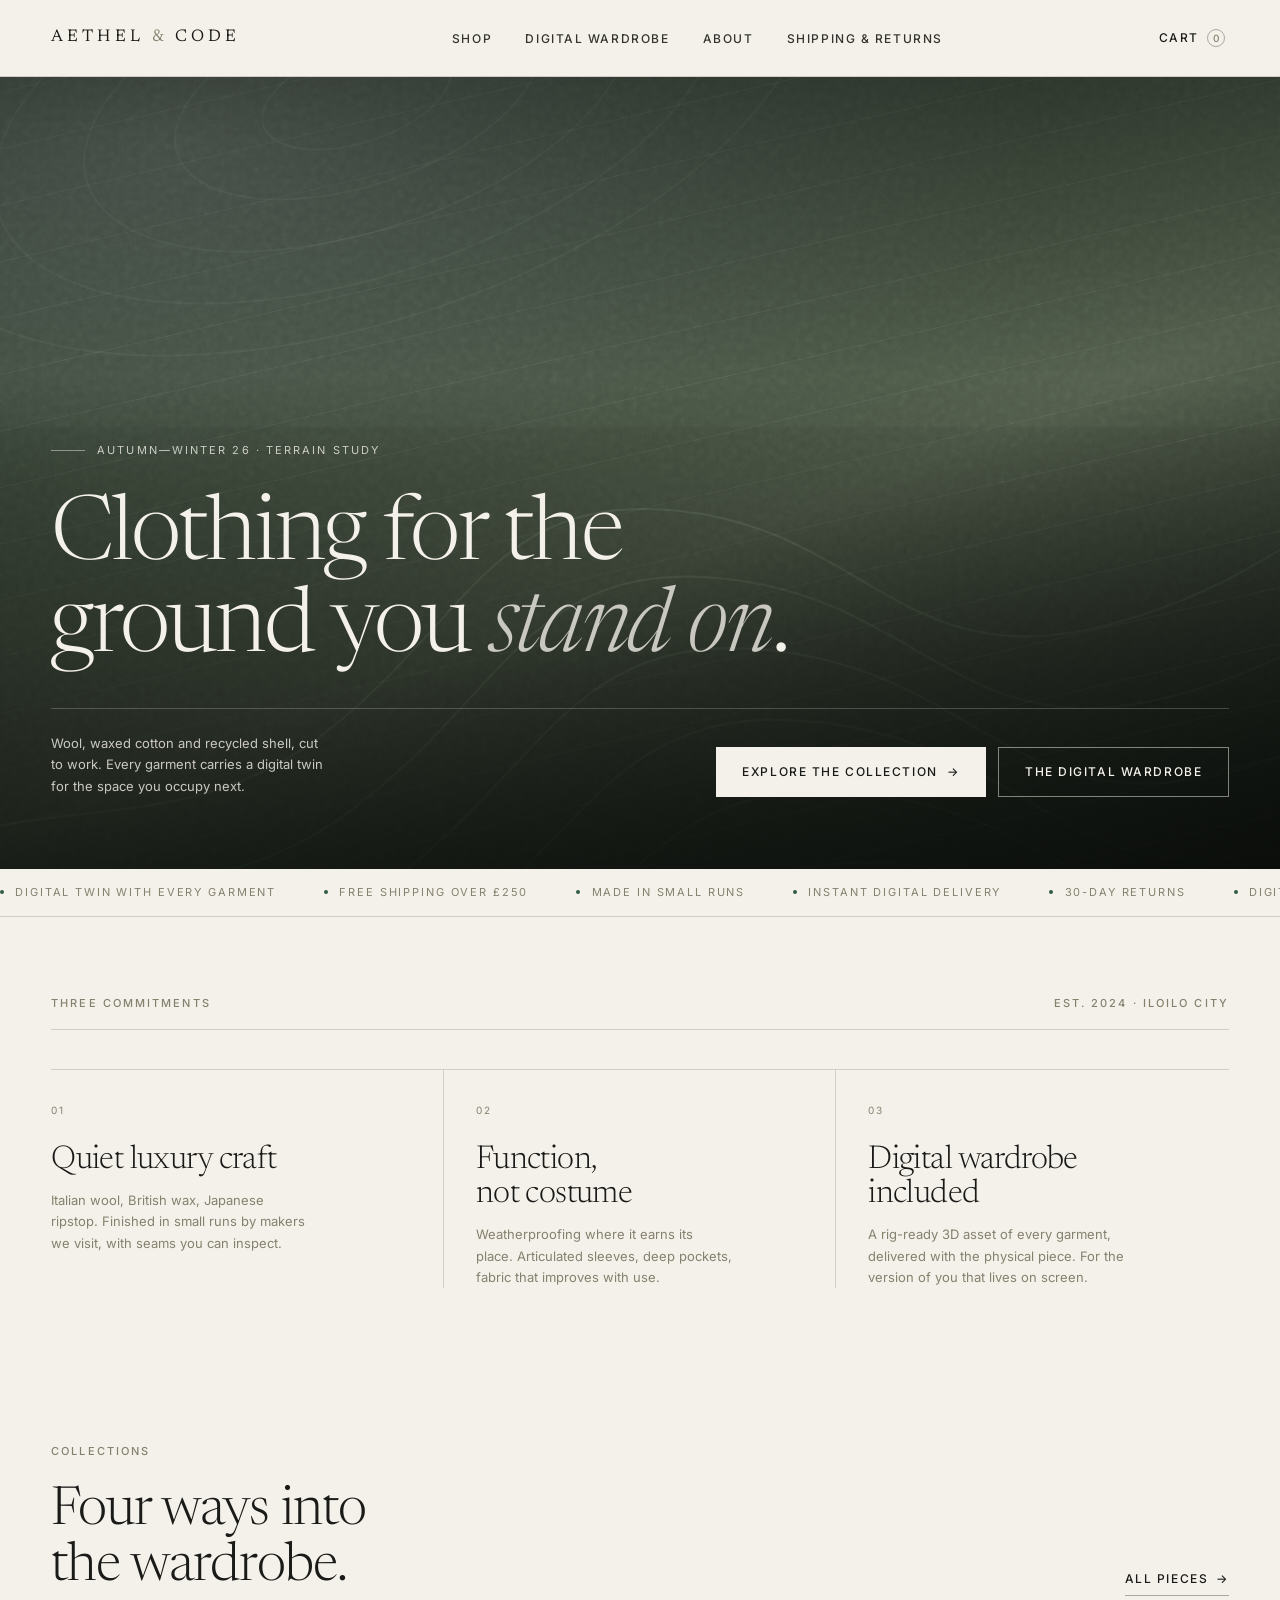
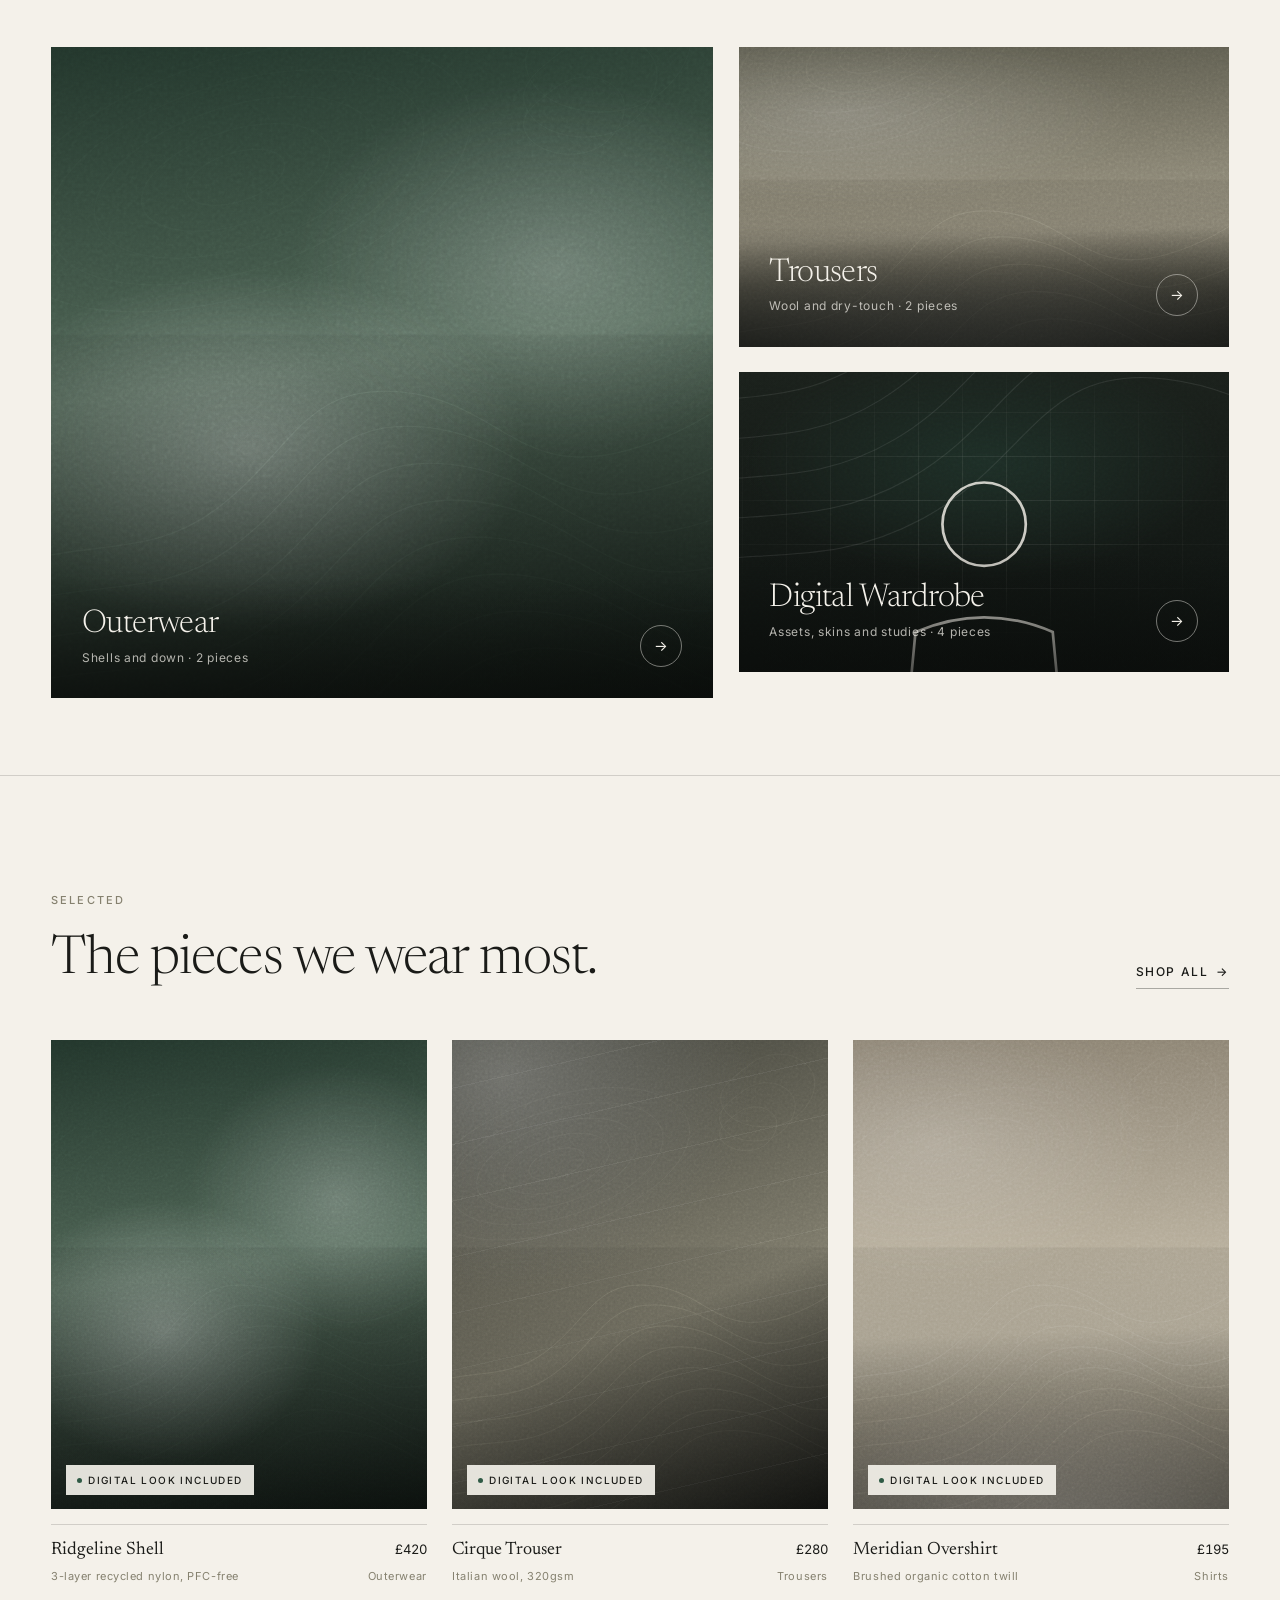
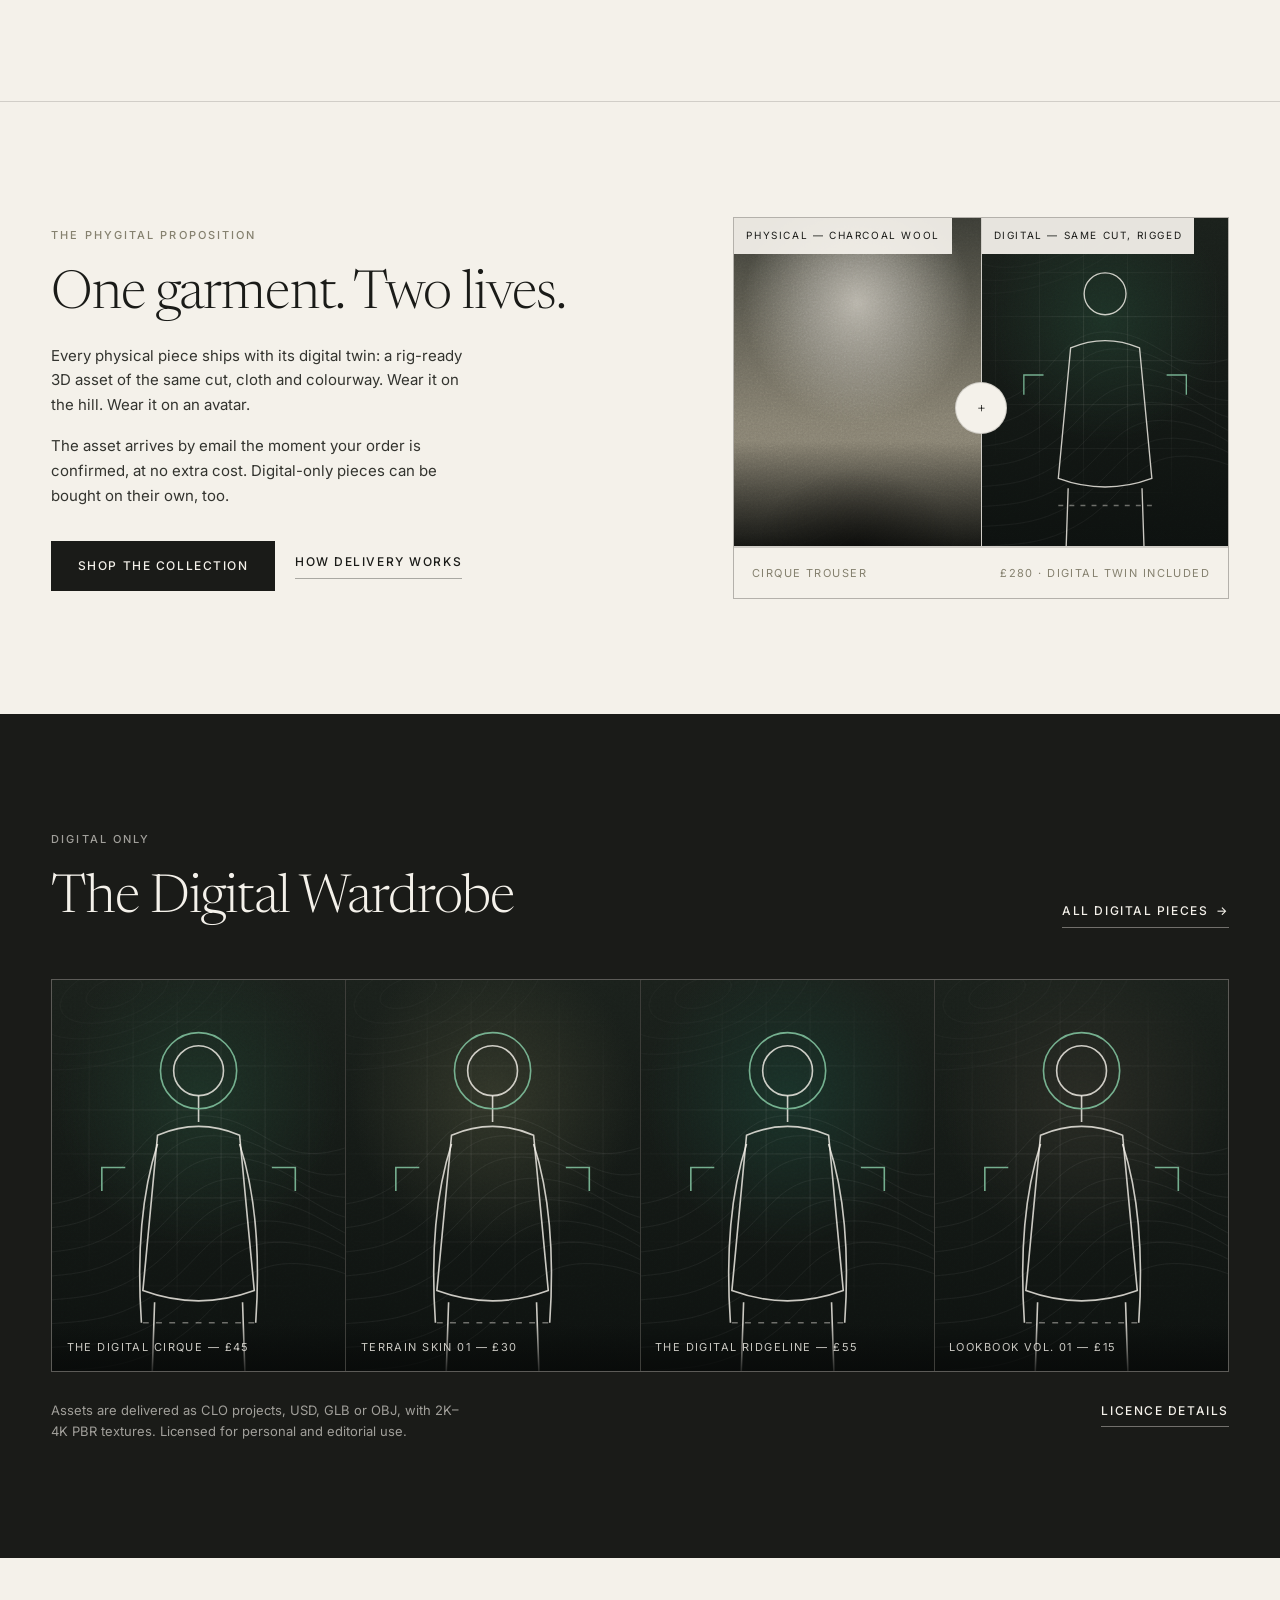
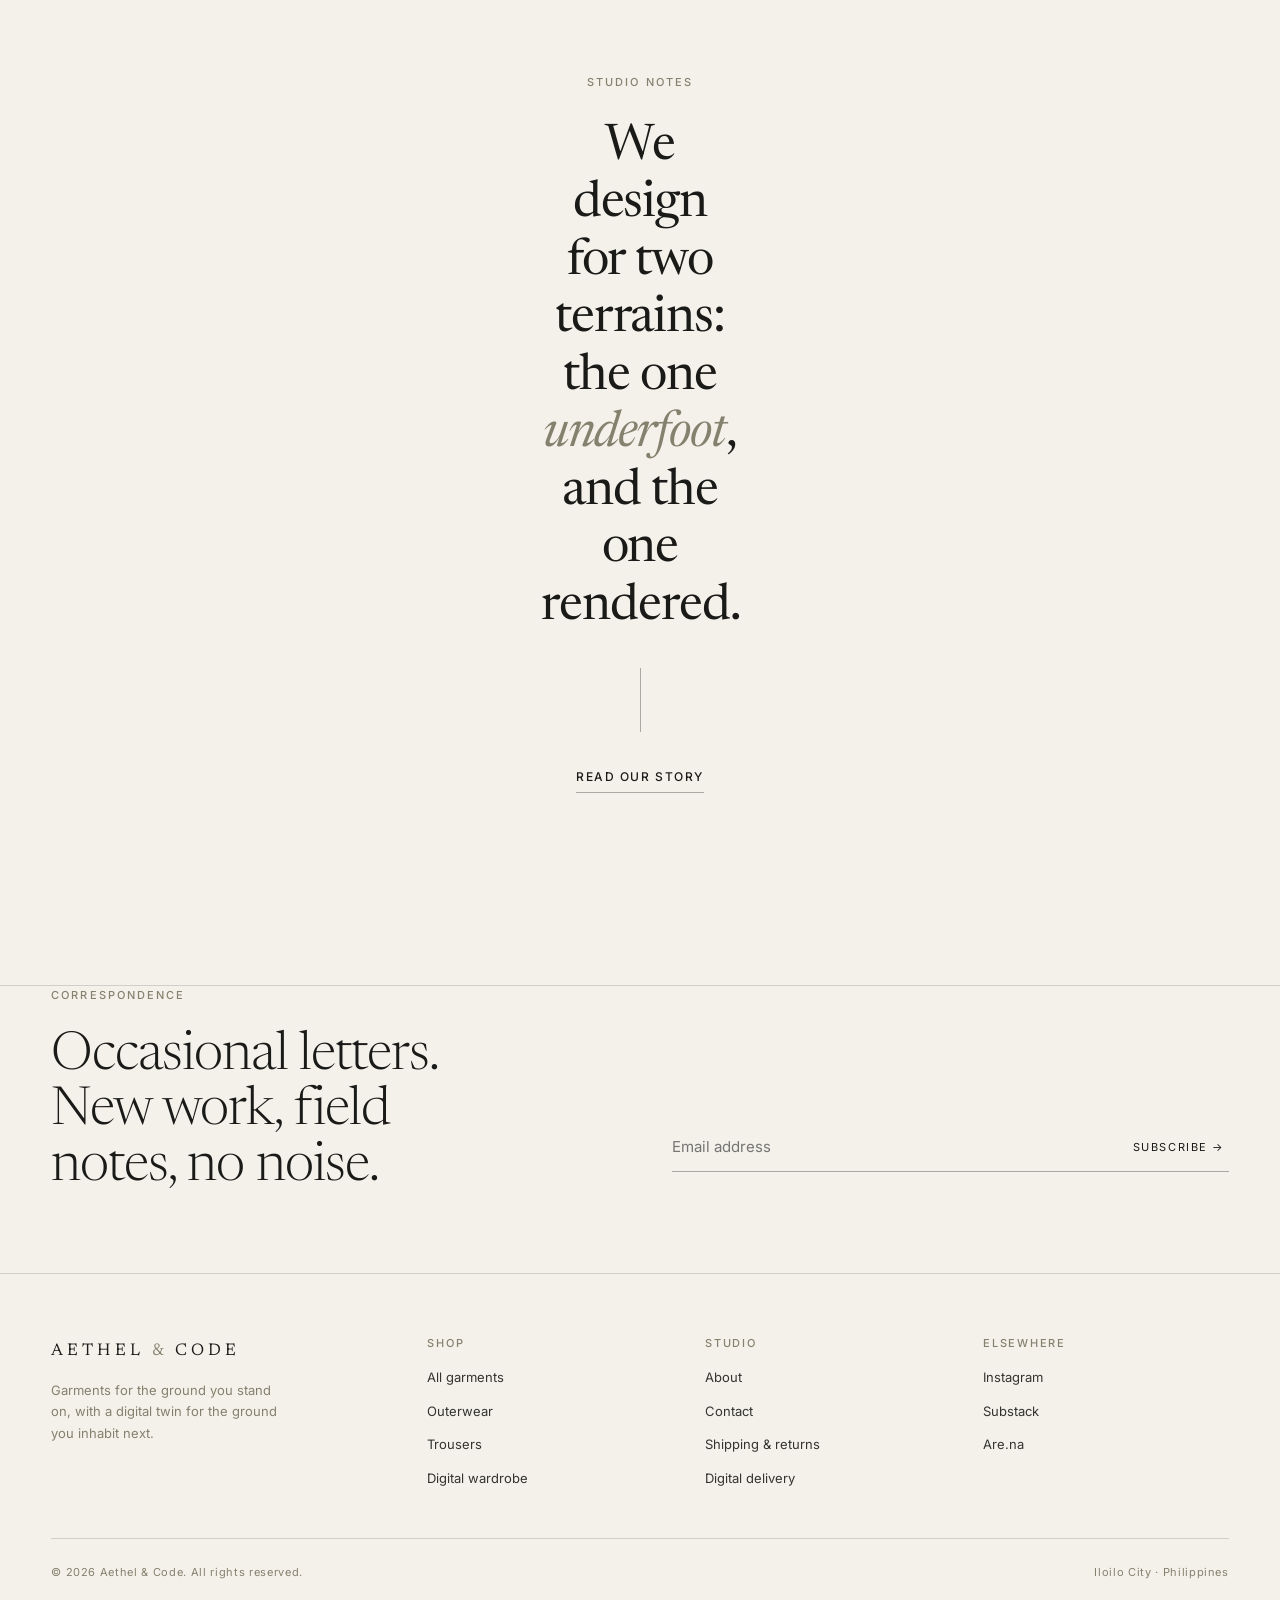
<file: index.html>
<!DOCTYPE html>
<html lang="en">
<head>
<meta charset="utf-8">
<meta name="viewport" content="width=device-width, initial-scale=1">
<title>Aethel &amp; Code — Clothing for the ground you stand on</title>
<meta name="description" content="Quiet, functional garments cut in wool, waxed cotton and recycled shell — each carrying a digital twin for the space you occupy next.">
<link rel="preconnect" href="https://fonts.googleapis.com">
<link rel="preconnect" href="https://fonts.gstatic.com" crossorigin>
<link rel="icon" href="data:image/svg+xml,%3Csvg xmlns='http://www.w3.org/2000/svg' viewBox='0 0 32 32'%3E%3Crect width='32' height='32' fill='%231a1b18'/%3E%3Cpath d='M9 23L16 9l7 14M12 19h8' stroke='%23f4f1ea' stroke-width='1.4' fill='none'/%3E%3C/svg%3E">
<meta name="theme-color" content="#f4f1ea">
<link rel="stylesheet" href="assets/css/site.css">
</head>
<body data-page="home">
<div data-chrome="header"></div>

<main id="main">

  <section class="hero" aria-labelledby="hero-title">
    <div class="plate plate--ridge" style="--p1:#2b3a2e;--p2:#5a6653;--p3:#0d120e" aria-hidden="true">
      <span class="plate__contour"></span>
      <span class="plate__grain"></span>
    </div>
    <div class="wrap hero__inner">
      <p class="hero__eyebrow">Autumn—Winter 26 &middot; Terrain Study</p>
      <h1 id="hero-title">Clothing for the ground you <em>stand on</em>.</h1>
      <div class="hero__foot">
        <p>Wool, waxed cotton and recycled shell, cut to work. Every garment carries a digital twin for the space you occupy next.</p>
        <div class="hero__actions">
          <a class="btn btn--light" href="shop.html">Explore the collection <span class="btn__arrow" aria-hidden="true">&rarr;</span></a>
          <a class="btn btn--outline-light" href="digital-wardrobe.html">The digital wardrobe</a>
        </div>
      </div>
    </div>
  </section>

  <div class="band" aria-hidden="true">
    <div class="band__track">
      <span>Digital twin with every garment</span>
      <span>Free shipping over £250</span>
      <span>Made in small runs</span>
      <span>Instant digital delivery</span>
      <span>30-day returns</span>
      <span>Digital twin with every garment</span>
      <span>Free shipping over £250</span>
      <span>Made in small runs</span>
      <span>Instant digital delivery</span>
      <span>30-day returns</span>
    </div>
  </div>

  <section class="section section--tight" aria-labelledby="pillars-title">
    <div class="wrap">
      <div class="eyebrow-row">
        <p class="label" id="pillars-title">Three commitments</p>
        <p class="label">Est. 2024 &middot; Iloilo City</p>
      </div>
      <div class="pillars">
        <div class="pillar reveal">
          <span class="pillar__num">01</span>
          <h3>Quiet luxury craft</h3>
          <p>Italian wool, British wax, Japanese ripstop. Finished in small runs by makers we visit, with seams you can inspect.</p>
        </div>
        <div class="pillar reveal">
          <span class="pillar__num">02</span>
          <h3>Function, not costume</h3>
          <p>Weatherproofing where it earns its place. Articulated sleeves, deep pockets, fabric that improves with use.</p>
        </div>
        <div class="pillar reveal">
          <span class="pillar__num">03</span>
          <h3>Digital wardrobe included</h3>
          <p>A rig-ready 3D asset of every garment, delivered with the physical piece. For the version of you that lives on screen.</p>
        </div>
      </div>
    </div>
  </section>

  <section class="section section--tight" aria-labelledby="collections-title">
    <div class="wrap">
      <div class="section-head">
        <div>
          <p class="label">Collections</p>
          <h2 id="collections-title">Four ways into the wardrobe.</h2>
        </div>
        <a class="link-underline" href="shop.html">All pieces <span aria-hidden="true">&rarr;</span></a>
      </div>

      <div class="collections">
        <a class="collection-card collection-card--tall reveal" href="shop.html?c=Outerwear">
          <div class="media">
            <div class="plate plate--fog" style="--p1:#22352b;--p2:#4e6354;--p3:#0b120e" aria-hidden="true">
              <span class="plate__contour"></span><span class="plate__grain"></span>
            </div>
          </div>
          <div class="collection-card__body">
            <div>
              <h3>Outerwear</h3>
              <p>Shells and down &middot; 2 pieces</p>
            </div>
            <span class="collection-card__arrow" aria-hidden="true">&rarr;</span>
          </div>
        </a>

        <div class="collections__side">
          <a class="collection-card reveal" href="shop.html?c=Trousers">
            <div class="media">
              <div class="plate plate--dune" style="--p1:#5b5a4d;--p2:#9a9482;--p3:#2a2b24" aria-hidden="true">
                <span class="plate__contour"></span><span class="plate__grain"></span>
              </div>
            </div>
            <div class="collection-card__body">
              <div>
                <h3>Trousers</h3>
                <p>Wool and dry-touch &middot; 2 pieces</p>
              </div>
              <span class="collection-card__arrow" aria-hidden="true">&rarr;</span>
            </div>
          </a>

          <a class="collection-card reveal" href="digital-wardrobe.html">
            <div class="media">
              <div class="plate plate--wire" style="--p1:#1c241e;--p2:#3f6353;--p3:#0a0d0b" aria-hidden="true">
                <span class="plate__contour"></span><span class="plate__grain"></span>
                <div class="figure">
                  <svg viewBox="0 0 200 470" aria-hidden="true">
                    <circle cx="100" cy="38" r="17"/>
                    <path d="M72 82q28-12 56 0l10 106q-38 14-76 0z"/>
                    <path d="M70 196l-8 236h22l14-152"/>
                    <path d="M130 196l8 236h-22l-14-152"/>
                    <path class="dash" d="M62 210h76"/>
                    <path class="accent" d="M34 120v-16h16"/>
                    <path class="accent" d="M166 300v16h-16"/>
                  </svg>
                </div>
              </div>
            </div>
            <div class="collection-card__body">
              <div>
                <h3>Digital Wardrobe</h3>
                <p>Assets, skins and studies &middot; 4 pieces</p>
              </div>
              <span class="collection-card__arrow" aria-hidden="true">&rarr;</span>
            </div>
          </a>
        </div>
      </div>
    </div>
  </section>

  <section class="section section--hair" aria-labelledby="featured-title">
    <div class="wrap">
      <div class="section-head">
        <div>
          <p class="label">Selected</p>
          <h2 id="featured-title">The pieces we wear most.</h2>
        </div>
        <a class="link-underline" href="shop.html">Shop all <span aria-hidden="true">&rarr;</span></a>
      </div>
      <div class="grid-products" id="featured-grid"></div>
    </div>
  </section>

  <section class="section section--hair" aria-labelledby="phygital-title">
    <div class="wrap">
      <div class="split split--wide-left">
        <div class="reveal">
          <p class="label">The phygital proposition</p>
          <h2 id="phygital-title">One garment. Two lives.</h2>
          <div class="body">
            <p>Every physical piece ships with its digital twin: a rig-ready 3D asset of the same cut, cloth and colourway. Wear it on the hill. Wear it on an avatar.</p>
            <p>The asset arrives by email the moment your order is confirmed, at no extra cost. Digital-only pieces can be bought on their own, too.</p>
          </div>
          <div class="split__actions">
            <a class="btn" href="shop.html">Shop the collection</a>
            <a class="link-underline" href="policies.html#digital">How delivery works</a>
          </div>
        </div>

        <div class="pairing reveal">
          <div class="pairing__cell">
            <div class="media">
              <div class="plate plate--studio" style="--p1:#3b3c35;--p2:#8b8575;--p3:#1a1b17" aria-hidden="true">
                <span class="plate__contour"></span><span class="plate__grain"></span>
              </div>
            </div>
            <span class="pairing__caption">Physical — charcoal wool</span>
          </div>
          <div class="pairing__cell">
            <div class="media">
              <div class="plate plate--wire" style="--p1:#1d2a22;--p2:#3e6a52;--p3:#0b0f0c" aria-hidden="true">
                <span class="plate__contour"></span><span class="plate__grain"></span>
                <div class="figure">
                  <svg viewBox="0 0 200 470" aria-hidden="true">
                    <circle cx="100" cy="38" r="17"/>
                    <path d="M72 82q28-12 56 0l10 106q-38 14-76 0z"/>
                    <path d="M70 196l-8 236h22l14-152"/>
                    <path d="M130 196l8 236h-22l-14-152"/>
                    <path class="dash" d="M62 210h76"/>
                    <path class="dash" d="M64 330h72"/>
                    <path class="accent" d="M34 120v-16h16"/>
                    <path class="accent" d="M166 120v-16h-16"/>
                  </svg>
                </div>
              </div>
            </div>
            <span class="pairing__caption">Digital — same cut, rigged</span>
          </div>
          <span class="pairing__link" aria-hidden="true">+</span>
          <div class="pairing__foot">
            <span>Cirque Trouser</span>
            <span>£280 &middot; digital twin included</span>
          </div>
        </div>
      </div>
    </div>
  </section>

  <section class="section section--ink" aria-labelledby="wardrobe-title">
    <div class="wrap">
      <div class="section-head">
        <div>
          <p class="label">Digital only</p>
          <h2 id="wardrobe-title">The Digital Wardrobe</h2>
        </div>
        <a class="link-underline" href="digital-wardrobe.html">All digital pieces <span aria-hidden="true">&rarr;</span></a>
      </div>
      <div class="digital-strip reveal" id="digital-strip"></div>
      <div style="display:flex;flex-wrap:wrap;gap:1.5rem;justify-content:space-between;align-items:baseline;margin-top:1.75rem">
        <p class="muted" style="max-width:52ch;font-size:var(--step--1);margin:0">
          Assets are delivered as CLO projects, USD, GLB or OBJ, with 2K–4K PBR textures. Licensed for personal and editorial use.
        </p>
        <a class="link-underline" href="policies.html#digital">Licence details</a>
      </div>
    </div>
  </section>

  <section class="section" aria-labelledby="story-title">
    <div class="wrap">
      <div class="quote reveal">
        <p class="label" id="story-title">Studio notes</p>
        <blockquote>We design for two terrains: the one <em>underfoot</em>, and the one rendered.</blockquote>
        <div class="quote__rule" aria-hidden="true"></div>
        <a class="link-underline" href="about.html">Read our story</a>
      </div>
    </div>
  </section>

  <section class="section section--tight">
    <div class="wrap newsletter">
      <div>
        <p class="label">Correspondence</p>
        <h2>Occasional letters. New work, field notes, no noise.</h2>
      </div>
      <div>
        <form data-form="newsletter" novalidate>
          <label class="sr-only" for="nl-email" style="position:absolute;left:-9999px">Email address</label>
          <input id="nl-email" type="email" name="email" placeholder="Email address" autocomplete="email" required>
          <button type="submit">Subscribe &rarr;</button>
        </form>
        <p class="newsletter__msg" role="status" aria-live="polite"></p>
      </div>
    </div>
  </section>

</main>

<div data-chrome="footer"></div>

<script src="assets/js/data.js"></script>
<script src="assets/js/site.js"></script>
</body>
</html>
</file>
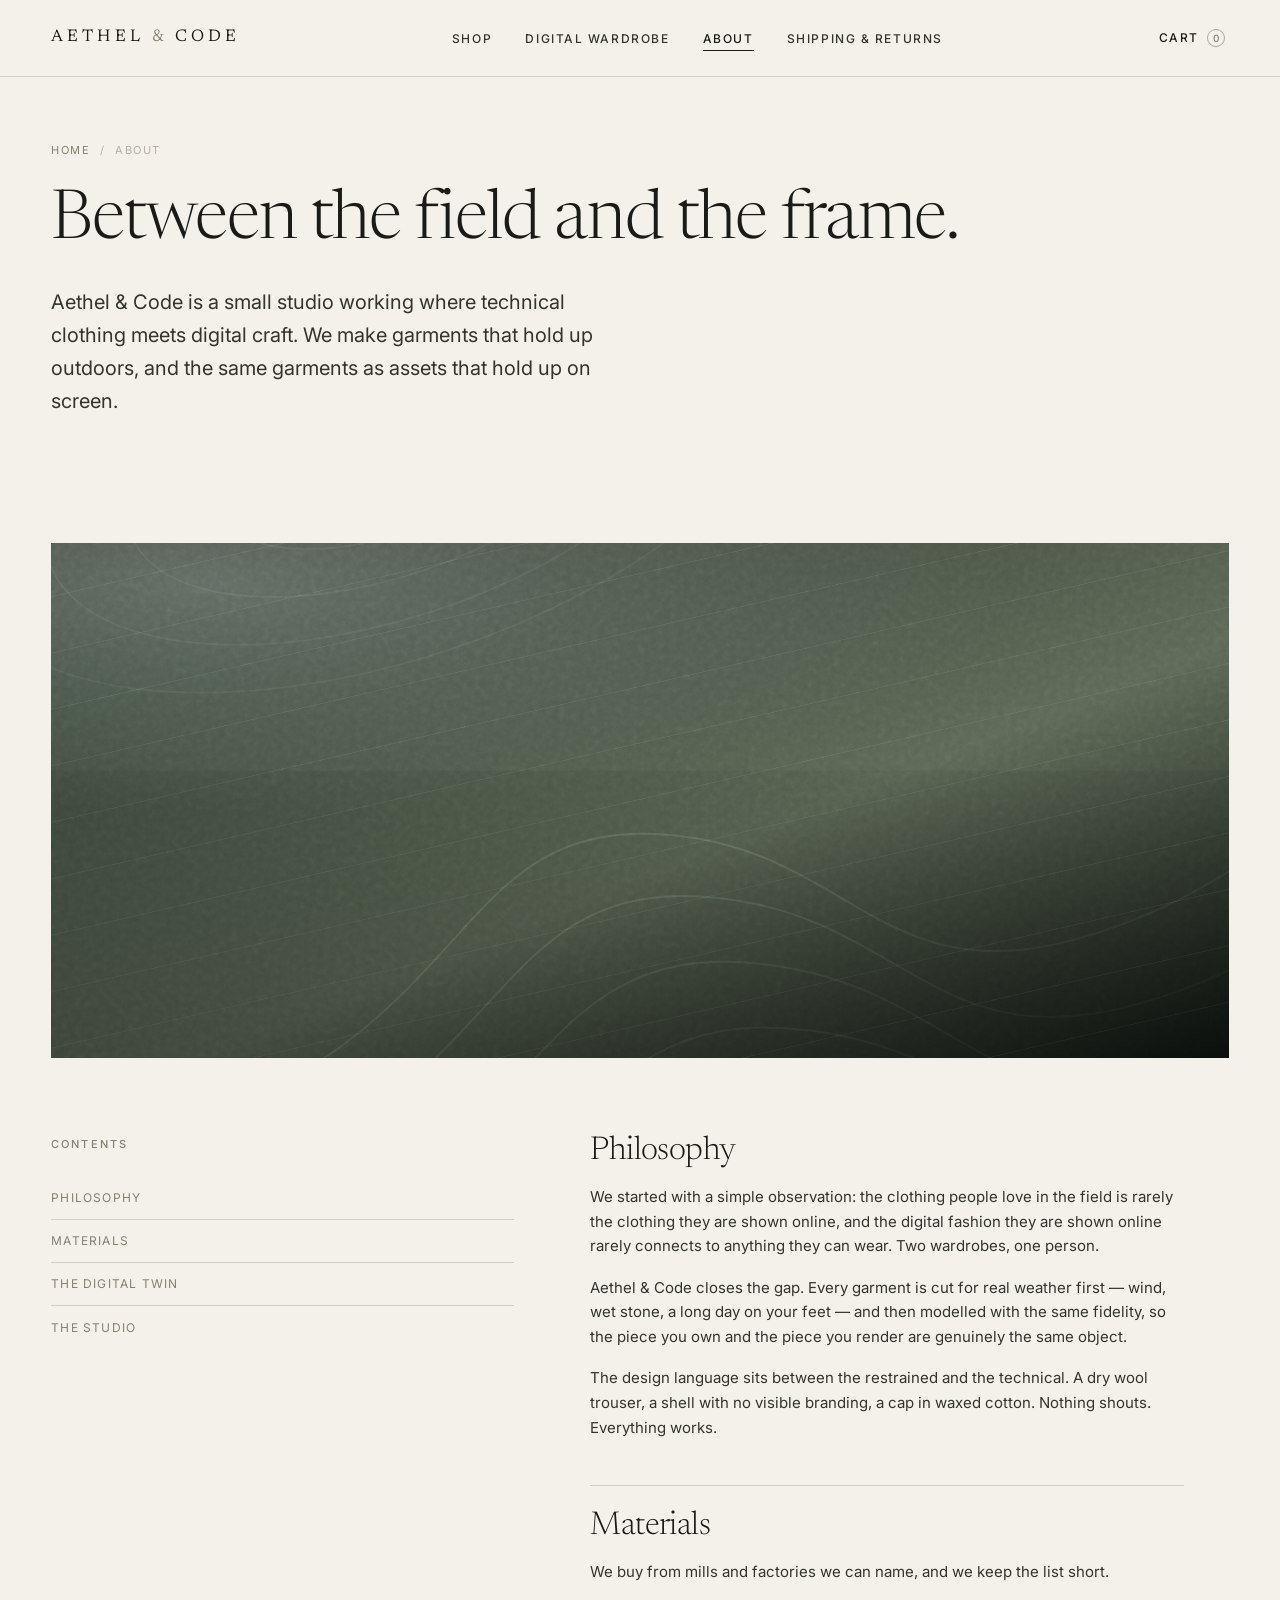
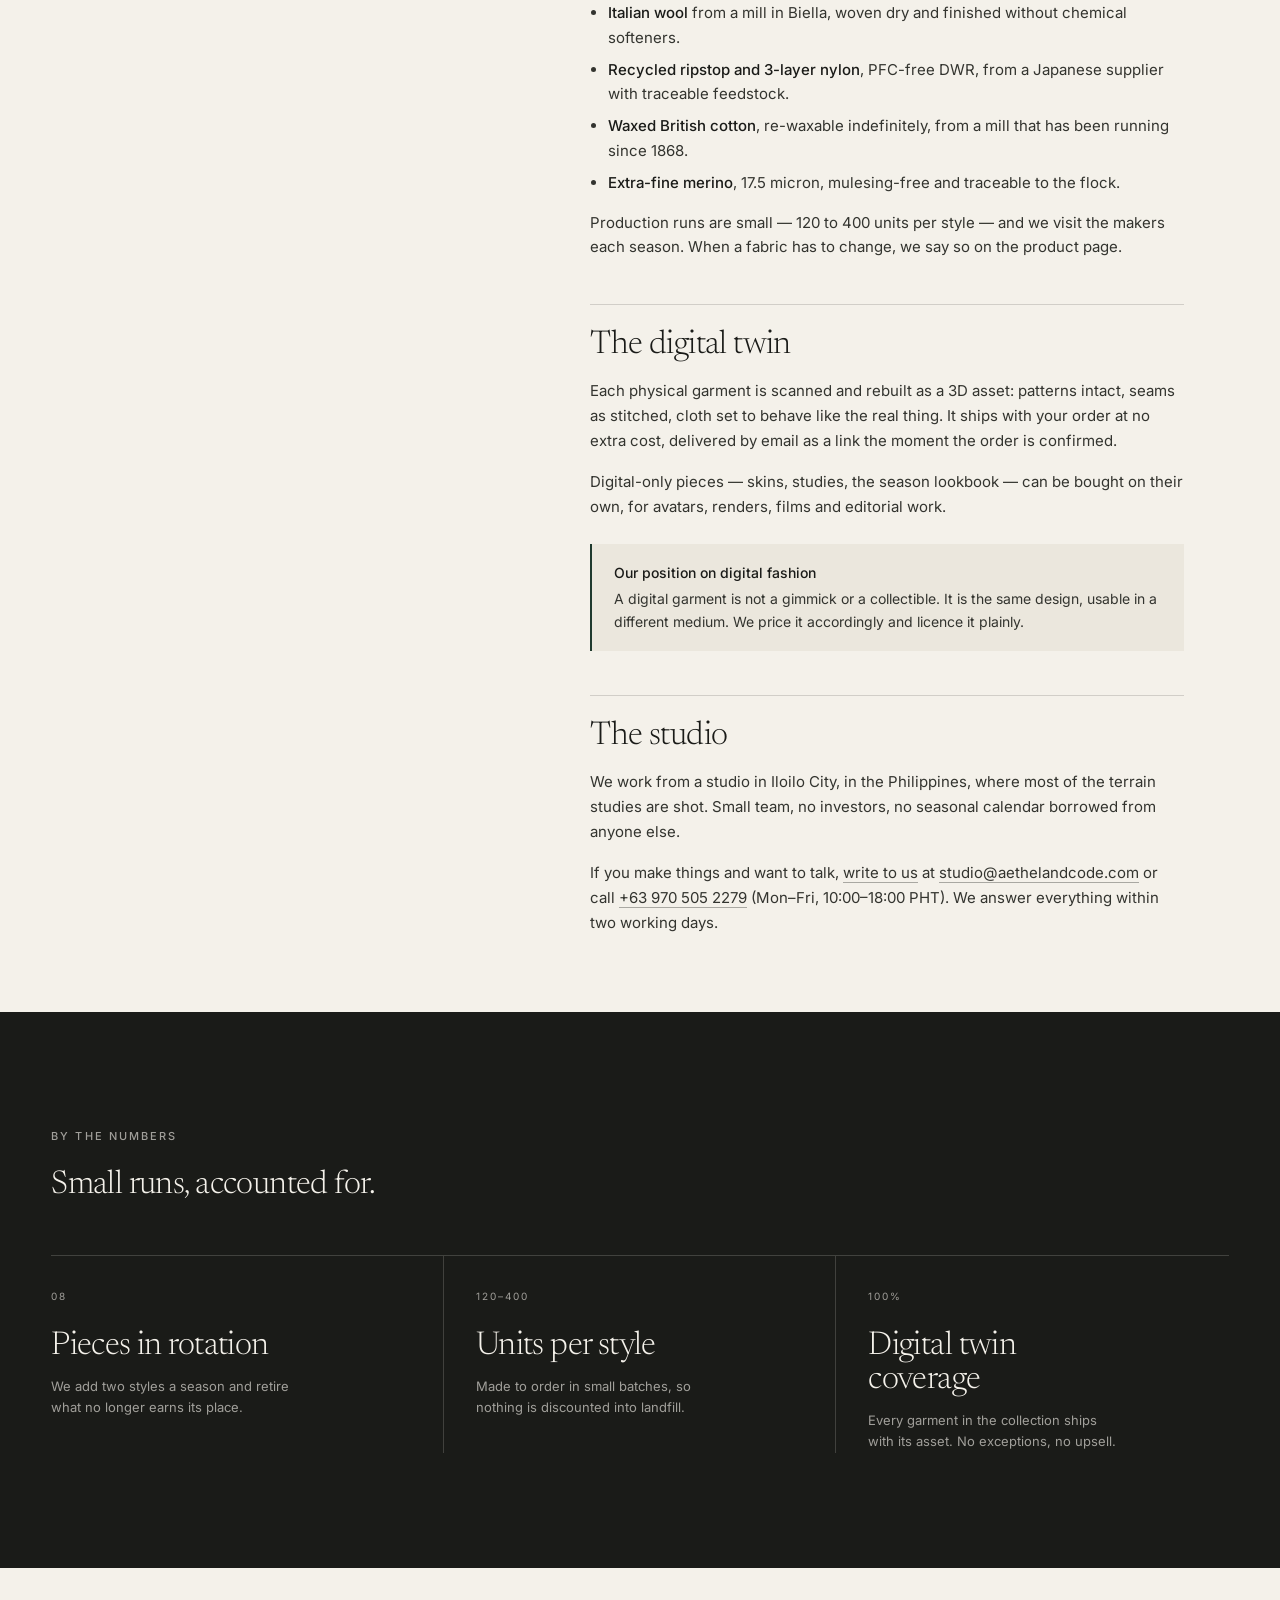
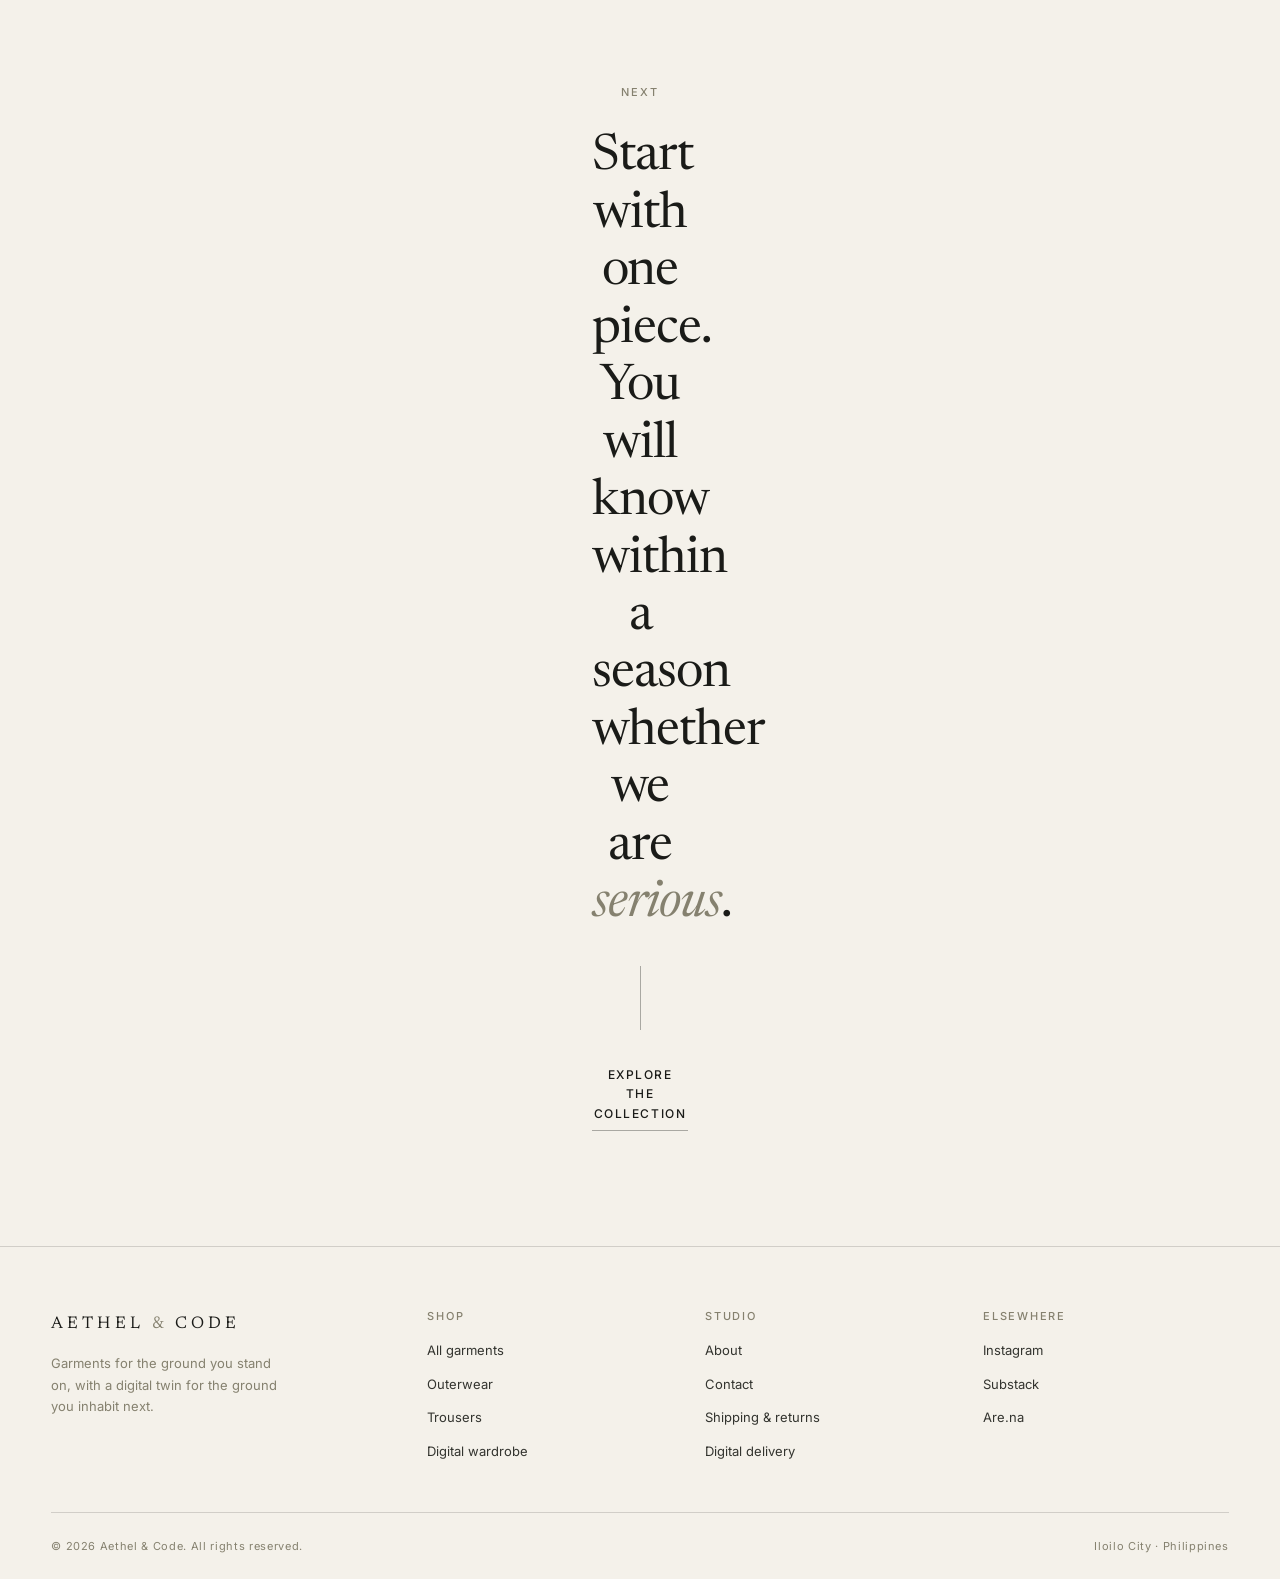
<file: about.html>
<!DOCTYPE html>
<html lang="en">
<head>
<meta charset="utf-8">
<meta name="viewport" content="width=device-width, initial-scale=1">
<title>About — Aethel &amp; Code</title>
<meta name="description" content="Aethel &amp; Code makes quiet, functional garments for mixed ground, and gives every one of them a digital twin.">
<link rel="preconnect" href="https://fonts.googleapis.com">
<link rel="preconnect" href="https://fonts.gstatic.com" crossorigin>
<link rel="icon" href="data:image/svg+xml,%3Csvg xmlns='http://www.w3.org/2000/svg' viewBox='0 0 32 32'%3E%3Crect width='32' height='32' fill='%231a1b18'/%3E%3Cpath d='M9 23L16 9l7 14M12 19h8' stroke='%23f4f1ea' stroke-width='1.4' fill='none'/%3E%3C/svg%3E">
<meta name="theme-color" content="#f4f1ea">
<link rel="stylesheet" href="assets/css/site.css">
</head>
<body data-page="about">
<div data-chrome="header"></div>

<main id="main">
  <div class="wrap page-head">
    <nav class="breadcrumb" aria-label="Breadcrumb">
      <a href="index.html">Home</a><span>/</span><span aria-current="page">About</span>
    </nav>
    <h1>Between the field and the frame.</h1>
    <div class="page-head__row">
      <p>Aethel &amp; Code is a small studio working where technical clothing meets digital craft. We make garments that hold up outdoors, and the same garments as assets that hold up on screen.</p>
    </div>
  </div>

  <section class="section section--tight">
    <div class="wrap">
      <div class="media" style="aspect-ratio:16/7">
        <div class="plate plate--ridge" style="--p1:#2b3a2e;--p2:#5d6856;--p3:#0c110d" aria-hidden="true">
          <span class="plate__contour"></span><span class="plate__grain"></span>
        </div>
      </div>
    </div>
  </section>

  <section class="section section--tight" style="padding-top:0">
    <div class="wrap prose-layout">
      <aside class="prose-layout__aside">
        <p class="label">Contents</p>
        <ul class="toc">
          <li><a href="#philosophy">Philosophy</a></li>
          <li><a href="#materials">Materials</a></li>
          <li><a href="#digital">The digital twin</a></li>
          <li><a href="#studio">The studio</a></li>
        </ul>
      </aside>

      <div class="prose">
        <h2 id="philosophy">Philosophy</h2>
        <p>We started with a simple observation: the clothing people love in the field is rarely the clothing they are shown online, and the digital fashion they are shown online rarely connects to anything they can wear. Two wardrobes, one person.</p>
        <p>Aethel &amp; Code closes the gap. Every garment is cut for real weather first — wind, wet stone, a long day on your feet — and then modelled with the same fidelity, so the piece you own and the piece you render are genuinely the same object.</p>
        <p>The design language sits between the restrained and the technical. A dry wool trouser, a shell with no visible branding, a cap in waxed cotton. Nothing shouts. Everything works.</p>

        <h2 id="materials">Materials</h2>
        <p>We buy from mills and factories we can name, and we keep the list short.</p>
        <ul>
          <li><strong>Italian wool</strong> from a mill in Biella, woven dry and finished without chemical softeners.</li>
          <li><strong>Recycled ripstop and 3-layer nylon</strong>, PFC-free DWR, from a Japanese supplier with traceable feedstock.</li>
          <li><strong>Waxed British cotton</strong>, re-waxable indefinitely, from a mill that has been running since 1868.</li>
          <li><strong>Extra-fine merino</strong>, 17.5 micron, mulesing-free and traceable to the flock.</li>
        </ul>
        <p>Production runs are small — 120 to 400 units per style — and we visit the makers each season. When a fabric has to change, we say so on the product page.</p>

        <h2 id="digital">The digital twin</h2>
        <p>Each physical garment is scanned and rebuilt as a 3D asset: patterns intact, seams as stitched, cloth set to behave like the real thing. It ships with your order at no extra cost, delivered by email as a link the moment the order is confirmed.</p>
        <p>Digital-only pieces — skins, studies, the season lookbook — can be bought on their own, for avatars, renders, films and editorial work.</p>
        <div class="callout">
          <p><strong>Our position on digital fashion</strong>
          A digital garment is not a gimmick or a collectible. It is the same design, usable in a different medium. We price it accordingly and licence it plainly.</p>
        </div>

        <h2 id="studio">The studio</h2>
        <p>We work from a studio in Iloilo City, in the Philippines, where most of the terrain studies are shot. Small team, no investors, no seasonal calendar borrowed from anyone else.</p>
        <p>If you make things and want to talk, <a href="contact.html">write to us</a> at <a href="mailto:studio@aethelandcode.com">studio@aethelandcode.com</a> or call <a href="tel:+639705052279">+63 970 505 2279</a> (Mon&ndash;Fri, 10:00&ndash;18:00 PHT). We answer everything within two working days.</p>
      </div>
    </div>
  </section>

  <section class="section section--ink">
    <div class="wrap">
      <div class="section-head">
        <div>
          <p class="label">By the numbers</p>
          <h2 style="font-size:var(--step-2);max-width:24ch">Small runs, accounted for.</h2>
        </div>
      </div>
      <div class="pillars">
        <div class="pillar">
          <span class="pillar__num">08</span>
          <h3>Pieces in rotation</h3>
          <p>We add two styles a season and retire what no longer earns its place.</p>
        </div>
        <div class="pillar">
          <span class="pillar__num">120–400</span>
          <h3>Units per style</h3>
          <p>Made to order in small batches, so nothing is discounted into landfill.</p>
        </div>
        <div class="pillar">
          <span class="pillar__num">100%</span>
          <h3>Digital twin coverage</h3>
          <p>Every garment in the collection ships with its asset. No exceptions, no upsell.</p>
        </div>
      </div>
    </div>
  </section>

  <section class="section">
    <div class="wrap quote reveal">
      <p class="label">Next</p>
      <blockquote>Start with one piece. You will know within a season whether we are <em>serious</em>.</blockquote>
      <div class="quote__rule" aria-hidden="true"></div>
      <a class="link-underline" href="shop.html">Explore the collection</a>
    </div>
  </section>
</main>

<div data-chrome="footer"></div>

<script src="assets/js/data.js"></script>
<script src="assets/js/site.js"></script>
</body>
</html>
</file>
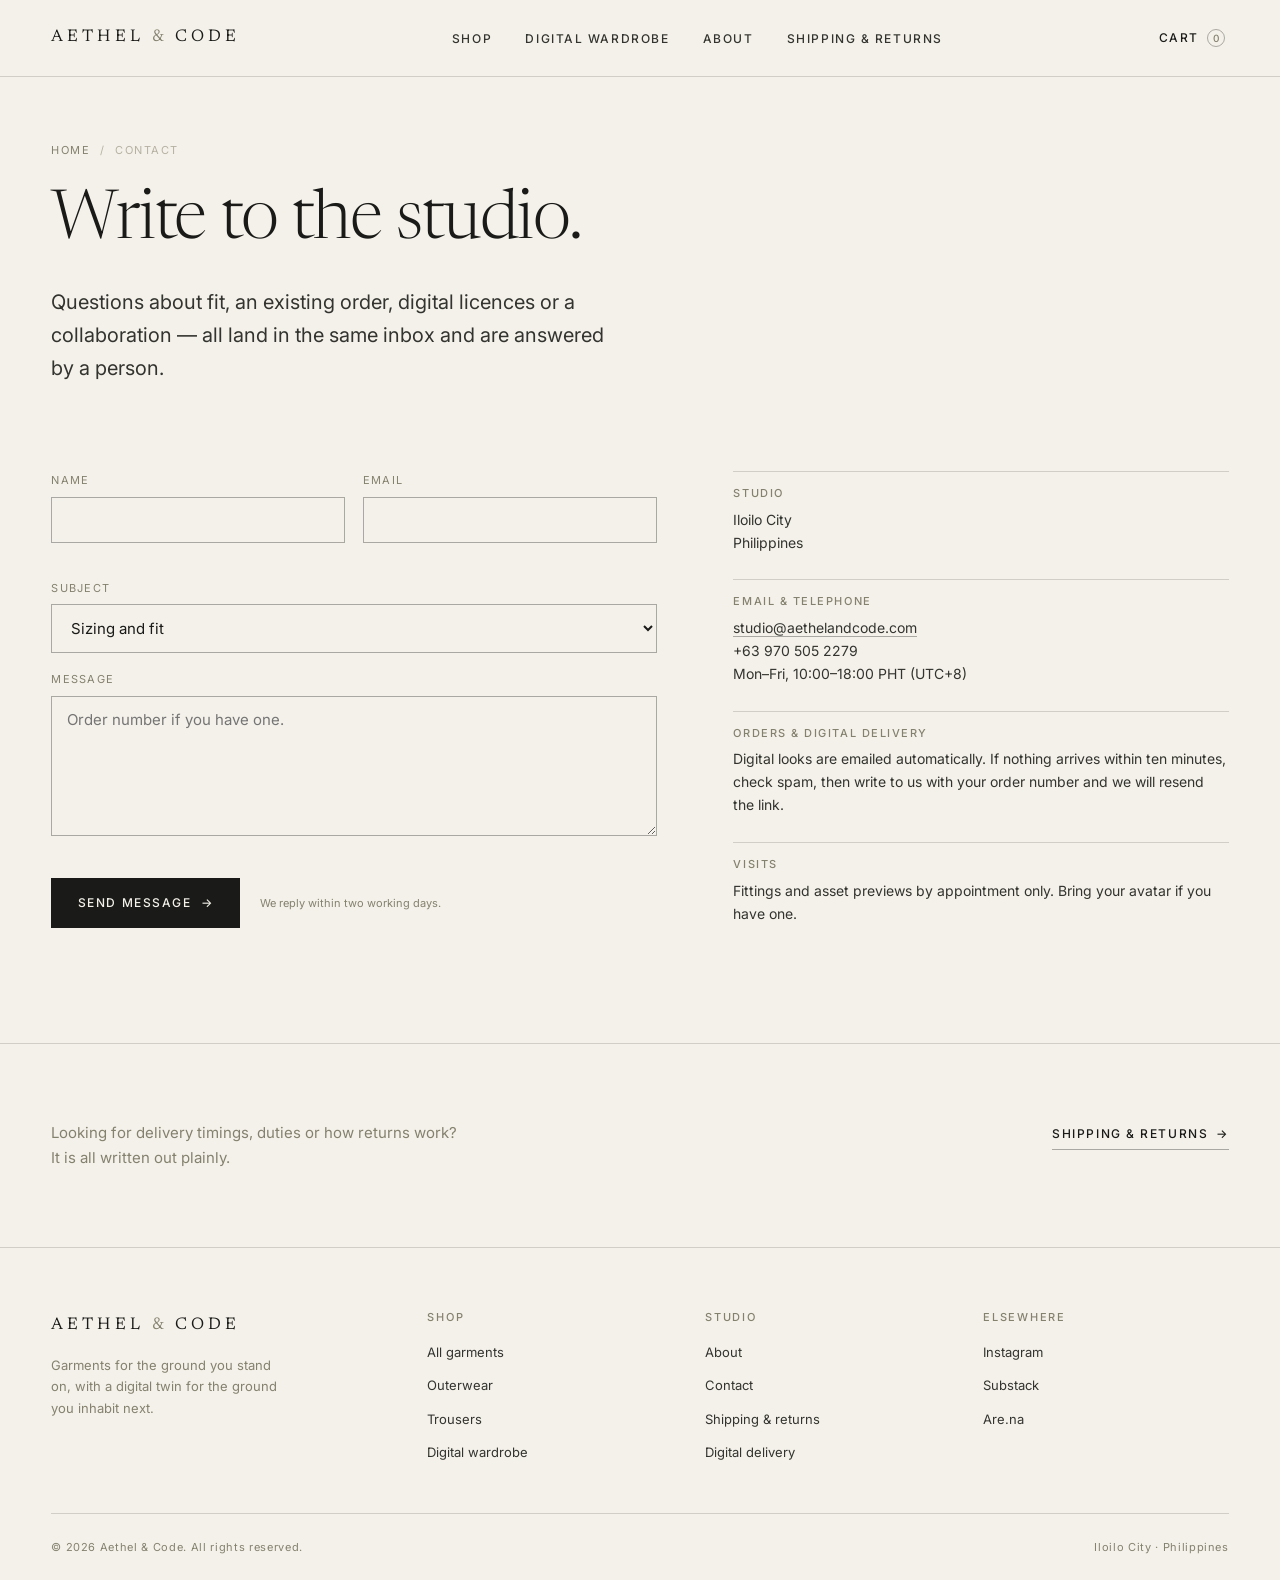
<file: contact.html>
<!DOCTYPE html>
<html lang="en">
<head>
<meta charset="utf-8">
<meta name="viewport" content="width=device-width, initial-scale=1">
<title>Contact — Aethel &amp; Code</title>
<meta name="description" content="Write to the Aethel &amp; Code studio about sizing, orders, digital licences or collaboration.">
<link rel="preconnect" href="https://fonts.googleapis.com">
<link rel="preconnect" href="https://fonts.gstatic.com" crossorigin>
<link rel="icon" href="data:image/svg+xml,%3Csvg xmlns='http://www.w3.org/2000/svg' viewBox='0 0 32 32'%3E%3Crect width='32' height='32' fill='%231a1b18'/%3E%3Cpath d='M9 23L16 9l7 14M12 19h8' stroke='%23f4f1ea' stroke-width='1.4' fill='none'/%3E%3C/svg%3E">
<meta name="theme-color" content="#f4f1ea">
<link rel="stylesheet" href="assets/css/site.css">
</head>
<body data-page="contact">
<div data-chrome="header"></div>

<main id="main">
  <div class="wrap page-head">
    <nav class="breadcrumb" aria-label="Breadcrumb">
      <a href="index.html">Home</a><span>/</span><span aria-current="page">Contact</span>
    </nav>
    <h1>Write to the studio.</h1>
    <div class="page-head__row">
      <p>Questions about fit, an existing order, digital licences or a collaboration — all land in the same inbox and are answered by a person.</p>
    </div>
  </div>

  <section class="section" style="padding-top:clamp(1.5rem,3vw,2.5rem)">
    <div class="wrap split split--wide-left" style="align-items:start">
      <div>
        <form data-form="contact" novalidate>
          <div class="form-grid">
            <div class="field">
              <label for="c-name">Name</label>
              <input id="c-name" name="name" type="text" autocomplete="name" required>
              <p class="field__error" aria-live="polite"></p>
            </div>
            <div class="field">
              <label for="c-email">Email</label>
              <input id="c-email" name="email" type="email" autocomplete="email" required>
              <p class="field__error" aria-live="polite"></p>
            </div>
            <div class="field field--full">
              <label for="c-subject">Subject</label>
              <select id="c-subject" name="subject">
                <option>Sizing and fit</option>
                <option>An existing order</option>
                <option>Digital assets and licences</option>
                <option>Press or collaboration</option>
                <option>Something else</option>
              </select>
            </div>
            <div class="field field--full">
              <label for="c-message">Message</label>
              <textarea id="c-message" name="message" placeholder="Order number if you have one." required></textarea>
              <p class="field__error" aria-live="polite"></p>
            </div>
          </div>
          <div style="display:flex;flex-wrap:wrap;align-items:center;gap:1.25rem;margin-top:1.5rem">
            <button class="btn" type="submit">Send message <span class="btn__arrow" aria-hidden="true">&rarr;</span></button>
            <p class="form-note" style="margin:0">We reply within two working days.</p>
          </div>
          <p class="form-success" role="status" hidden tabindex="-1">Thank you — your message is with the studio. This demo form is not connected to a backend yet; in production it posts to the store's contact pipeline.</p>
        </form>
      </div>

      <div class="studio">
        <div class="studio__block">
          <h3>Studio</h3>
          <p>Iloilo City<br>Philippines</p>
        </div>
        <div class="studio__block">
          <h3>Email &amp; telephone</h3>
          <p><a href="mailto:studio@aethelandcode.com" style="border-bottom:1px solid var(--line-strong)">studio@aethelandcode.com</a><br><a href="tel:+639705052279">+63 970 505 2279</a><br>Mon–Fri, 10:00–18:00 PHT (UTC+8)</p>
        </div>
        <div class="studio__block">
          <h3>Orders &amp; digital delivery</h3>
          <p>Digital looks are emailed automatically. If nothing arrives within ten minutes, check spam, then write to us with your order number and we will resend the link.</p>
        </div>
        <div class="studio__block">
          <h3>Visits</h3>
          <p>Fittings and asset previews by appointment only. Bring your avatar if you have one.</p>
        </div>
      </div>
    </div>
  </section>

  <section class="section section--tight section--hair">
    <div class="wrap" style="display:flex;flex-wrap:wrap;justify-content:space-between;gap:1.5rem;align-items:baseline">
      <p class="muted" style="margin:0;max-width:46ch">Looking for delivery timings, duties or how returns work? It is all written out plainly.</p>
      <a class="link-underline" href="policies.html">Shipping &amp; returns <span aria-hidden="true">&rarr;</span></a>
    </div>
  </section>
</main>

<div data-chrome="footer"></div>

<script src="assets/js/data.js"></script>
<script src="assets/js/site.js"></script>
</body>
</html>
</file>
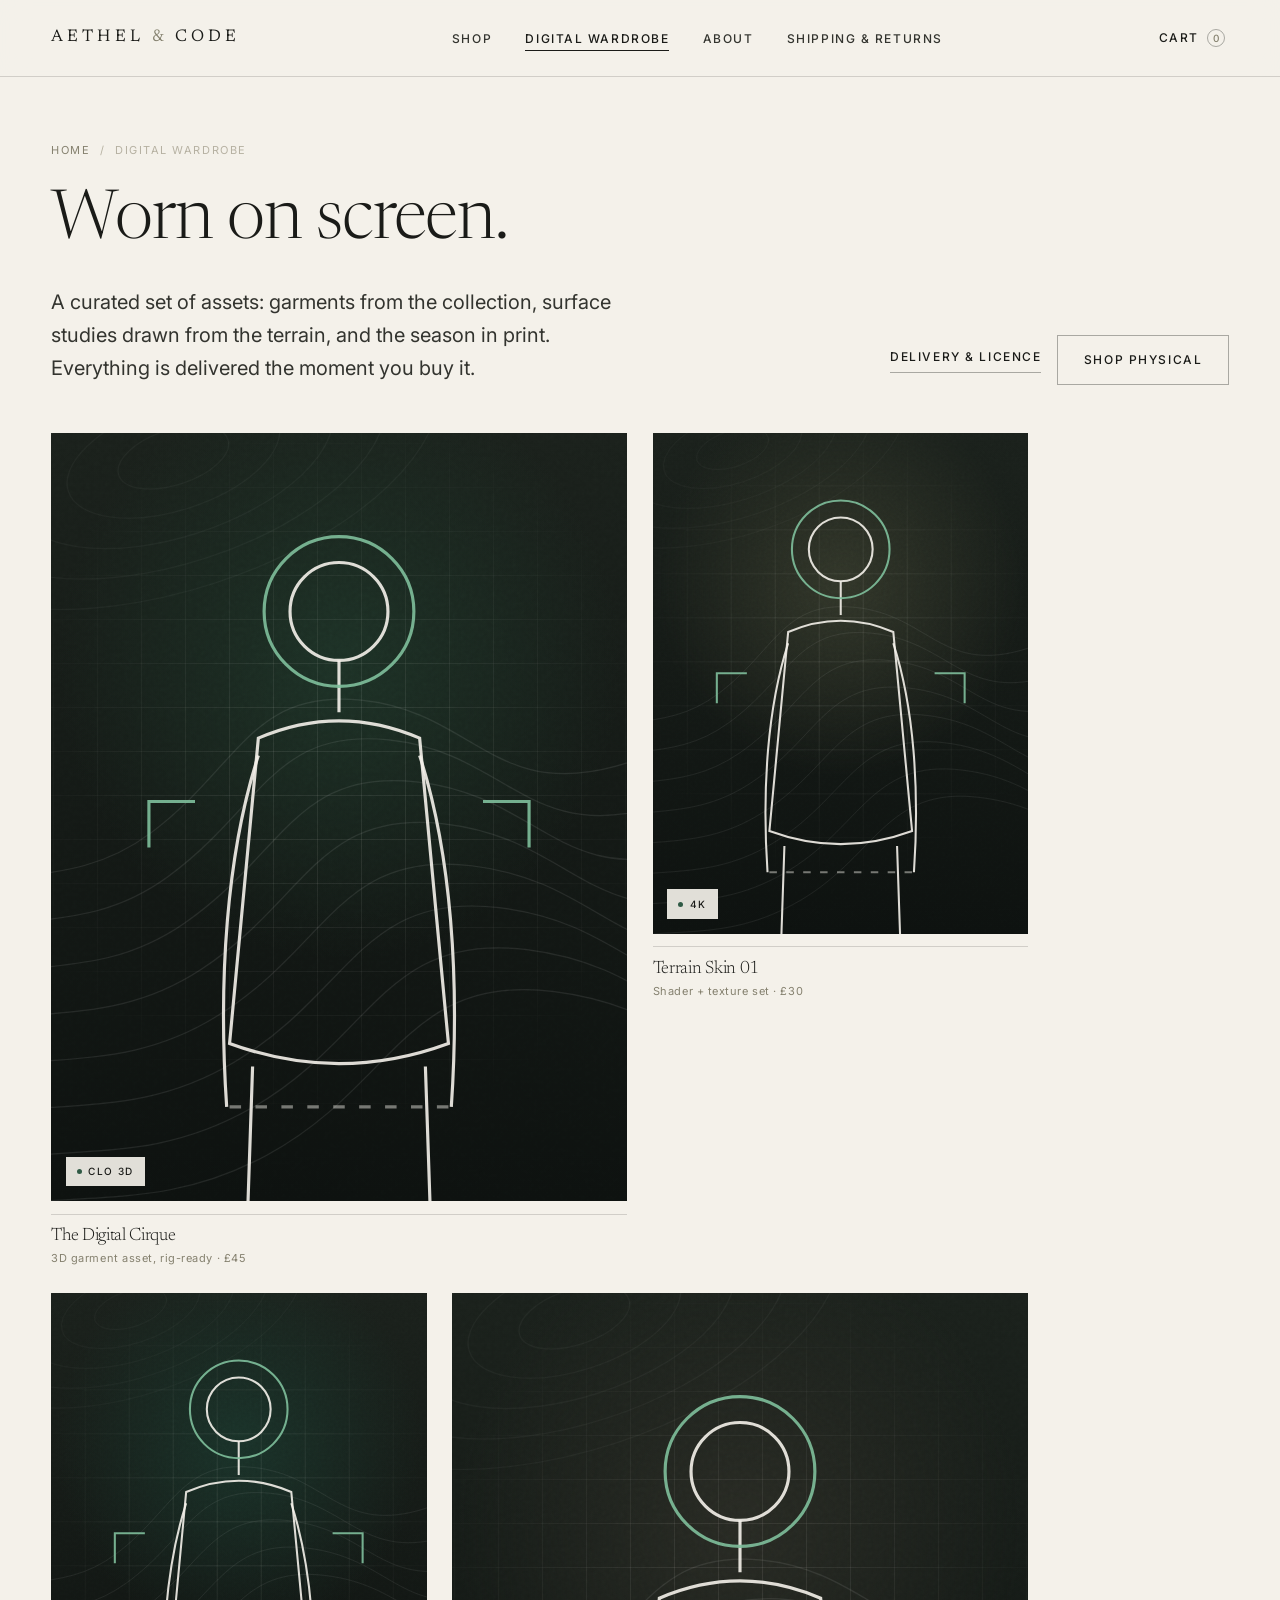
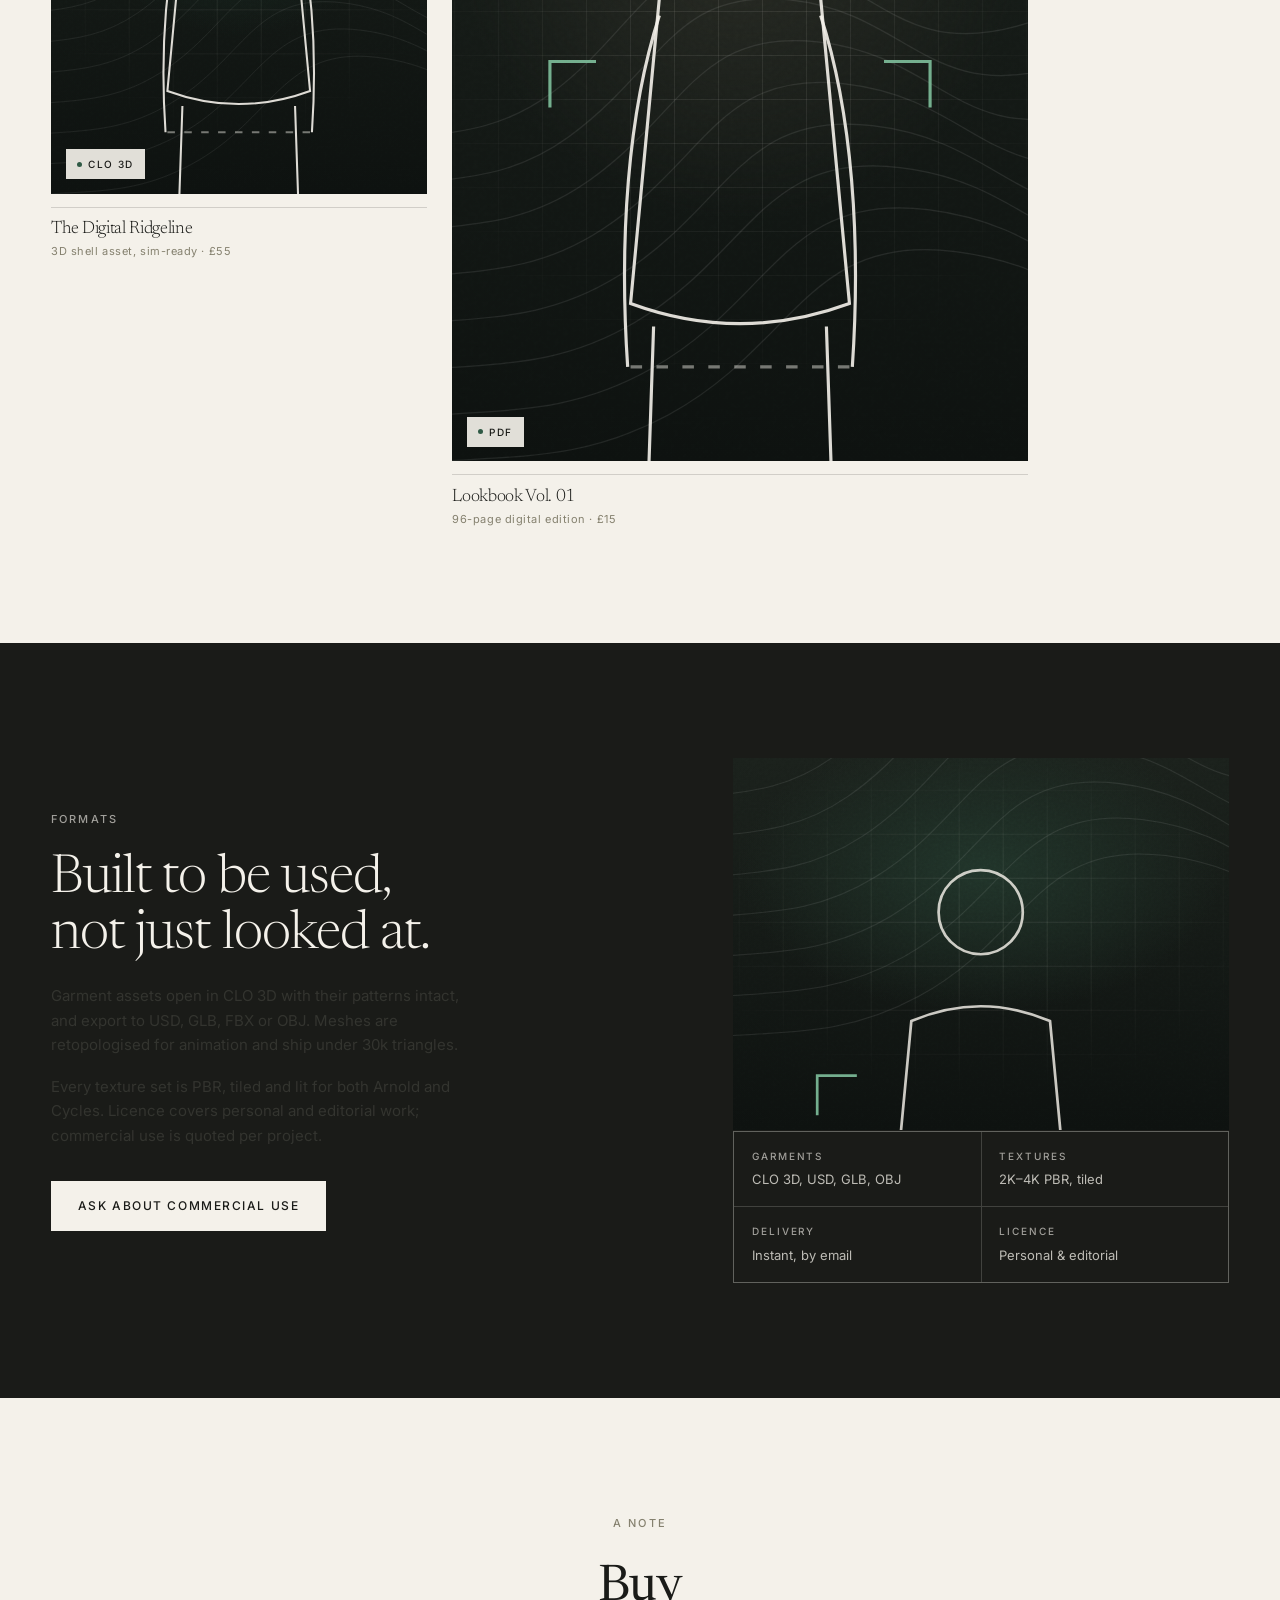
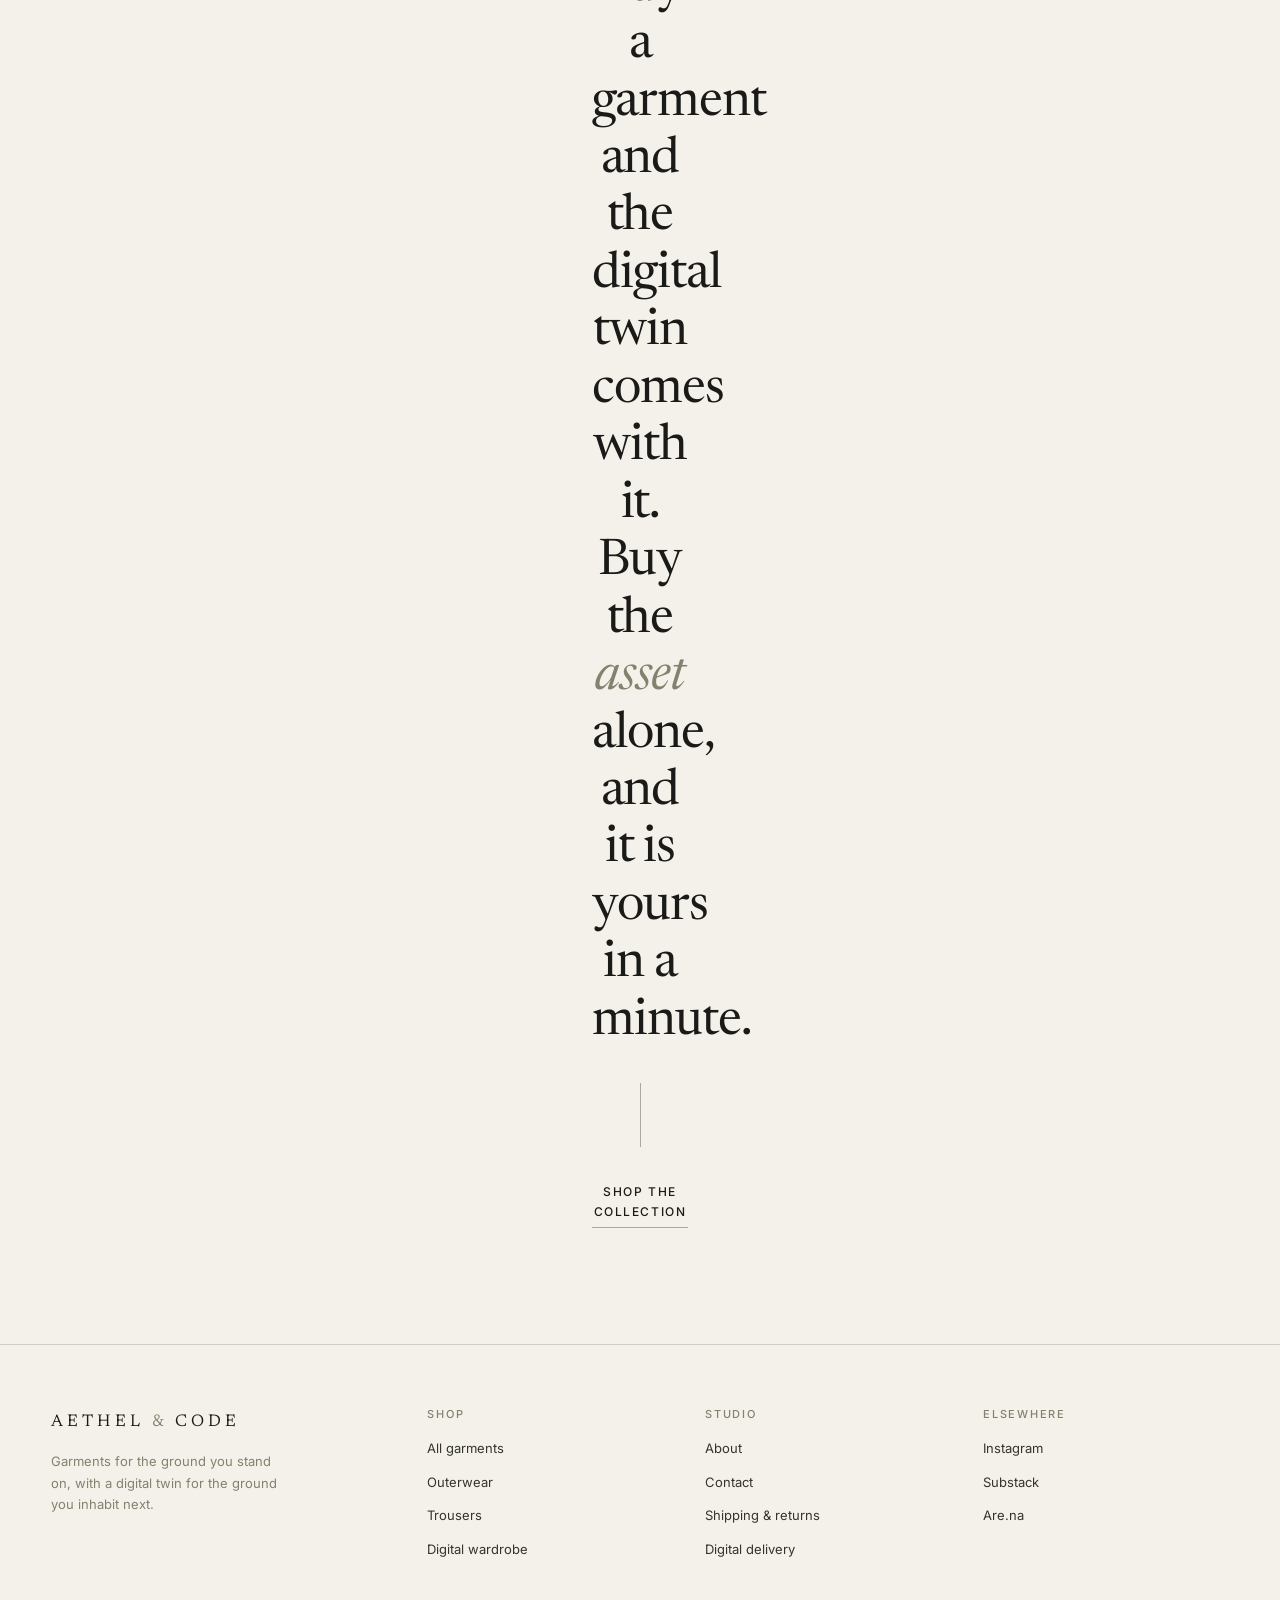
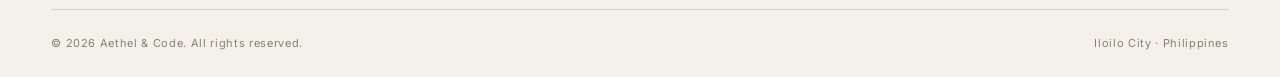
<file: digital-wardrobe.html>
<!DOCTYPE html>
<html lang="en">
<head>
<meta charset="utf-8">
<meta name="viewport" content="width=device-width, initial-scale=1">
<title>The Digital Wardrobe — Aethel &amp; Code</title>
<meta name="description" content="3D garments, shader studies and the season lookbook. Digital pieces delivered instantly, licensed for personal and editorial use.">
<link rel="preconnect" href="https://fonts.googleapis.com">
<link rel="preconnect" href="https://fonts.gstatic.com" crossorigin>
<link rel="icon" href="data:image/svg+xml,%3Csvg xmlns='http://www.w3.org/2000/svg' viewBox='0 0 32 32'%3E%3Crect width='32' height='32' fill='%231a1b18'/%3E%3Cpath d='M9 23L16 9l7 14M12 19h8' stroke='%23f4f1ea' stroke-width='1.4' fill='none'/%3E%3C/svg%3E">
<meta name="theme-color" content="#f4f1ea">
<link rel="stylesheet" href="assets/css/site.css">
</head>
<body data-page="digital-wardrobe">
<div data-chrome="header"></div>

<main id="main">
  <div class="wrap page-head">
    <nav class="breadcrumb" aria-label="Breadcrumb">
      <a href="index.html">Home</a><span>/</span><span aria-current="page">Digital Wardrobe</span>
    </nav>
    <h1>Worn on screen.</h1>
    <div class="page-head__row">
      <p>A curated set of assets: garments from the collection, surface studies drawn from the terrain, and the season in print. Everything is delivered the moment you buy it.</p>
      <div style="display:flex;flex-wrap:wrap;gap:1rem;align-items:center">
        <a class="link-underline" href="policies.html#digital">Delivery &amp; licence</a>
        <a class="btn btn--ghost" href="shop.html">Shop physical</a>
      </div>
    </div>
  </div>

  <div class="wrap" style="padding-bottom:var(--section)">
    <div class="lookbook" id="lookbook"></div>
  </div>

  <section class="section section--ink" aria-labelledby="formats-title">
    <div class="wrap">
      <div class="split split--wide-left">
        <div>
          <p class="label">Formats</p>
          <h2 id="formats-title">Built to be used, not just looked at.</h2>
          <div class="body">
            <p>Garment assets open in CLO 3D with their patterns intact, and export to USD, GLB, FBX or OBJ. Meshes are retopologised for animation and ship under 30k triangles.</p>
            <p>Every texture set is PBR, tiled and lit for both Arnold and Cycles. Licence covers personal and editorial work; commercial use is quoted per project.</p>
          </div>
          <div class="split__actions">
            <a class="btn btn--light" href="contact.html">Ask about commercial use</a>
          </div>
        </div>

        <div>
          <div class="media" style="aspect-ratio:4/3">
            <div class="plate plate--wire" style="--p1:#1b241d;--p2:#456f59;--p3:#090d0a" aria-hidden="true">
              <span class="plate__contour"></span><span class="plate__grain"></span>
              <div class="figure">
                <svg viewBox="0 0 200 470" aria-hidden="true">
                  <circle cx="100" cy="38" r="17"/>
                  <path d="M72 82q28-12 56 0l10 106q-38 14-76 0z"/>
                  <path d="M70 196l-8 236h22l14-152"/>
                  <path d="M130 196l8 236h-22l-14-152"/>
                  <path class="dash" d="M62 210h76"/>
                  <path class="dash" d="M64 330h72"/>
                  <path class="accent" d="M100 470V404"/>
                  <path class="accent" d="M34 120v-16h16"/>
                  <path class="accent" d="M166 300v16h-16"/>
                </svg>
              </div>
            </div>
          </div>
          <dl style="display:grid;grid-template-columns:1fr 1fr;gap:1px;background:rgba(244,241,234,.18);border:1px solid rgba(244,241,234,.18);margin:1px 0 0">
            <div style="background:var(--ink);padding:1rem 1.1rem">
              <dt class="label" style="margin:0 0 .3rem;font-size:.625rem">Garments</dt>
              <dd style="margin:0;font-size:.8125rem;color:rgba(244,241,234,.75)">CLO 3D, USD, GLB, OBJ</dd>
            </div>
            <div style="background:var(--ink);padding:1rem 1.1rem">
              <dt class="label" style="margin:0 0 .3rem;font-size:.625rem">Textures</dt>
              <dd style="margin:0;font-size:.8125rem;color:rgba(244,241,234,.75)">2K–4K PBR, tiled</dd>
            </div>
            <div style="background:var(--ink);padding:1rem 1.1rem">
              <dt class="label" style="margin:0 0 .3rem;font-size:.625rem">Delivery</dt>
              <dd style="margin:0;font-size:.8125rem;color:rgba(244,241,234,.75)">Instant, by email</dd>
            </div>
            <div style="background:var(--ink);padding:1rem 1.1rem">
              <dt class="label" style="margin:0 0 .3rem;font-size:.625rem">Licence</dt>
              <dd style="margin:0;font-size:.8125rem;color:rgba(244,241,234,.75)">Personal &amp; editorial</dd>
            </div>
          </dl>
        </div>
      </div>
    </div>
  </section>

  <section class="section">
    <div class="wrap quote reveal">
      <p class="label">A note</p>
      <blockquote>Buy a garment and the digital twin comes with it. Buy the <em>asset</em> alone, and it is yours in a minute.</blockquote>
      <div class="quote__rule" aria-hidden="true"></div>
      <a class="link-underline" href="shop.html">Shop the collection</a>
    </div>
  </section>
</main>

<div data-chrome="footer"></div>

<script src="assets/js/data.js"></script>
<script src="assets/js/site.js"></script>
</body>
</html>
</file>
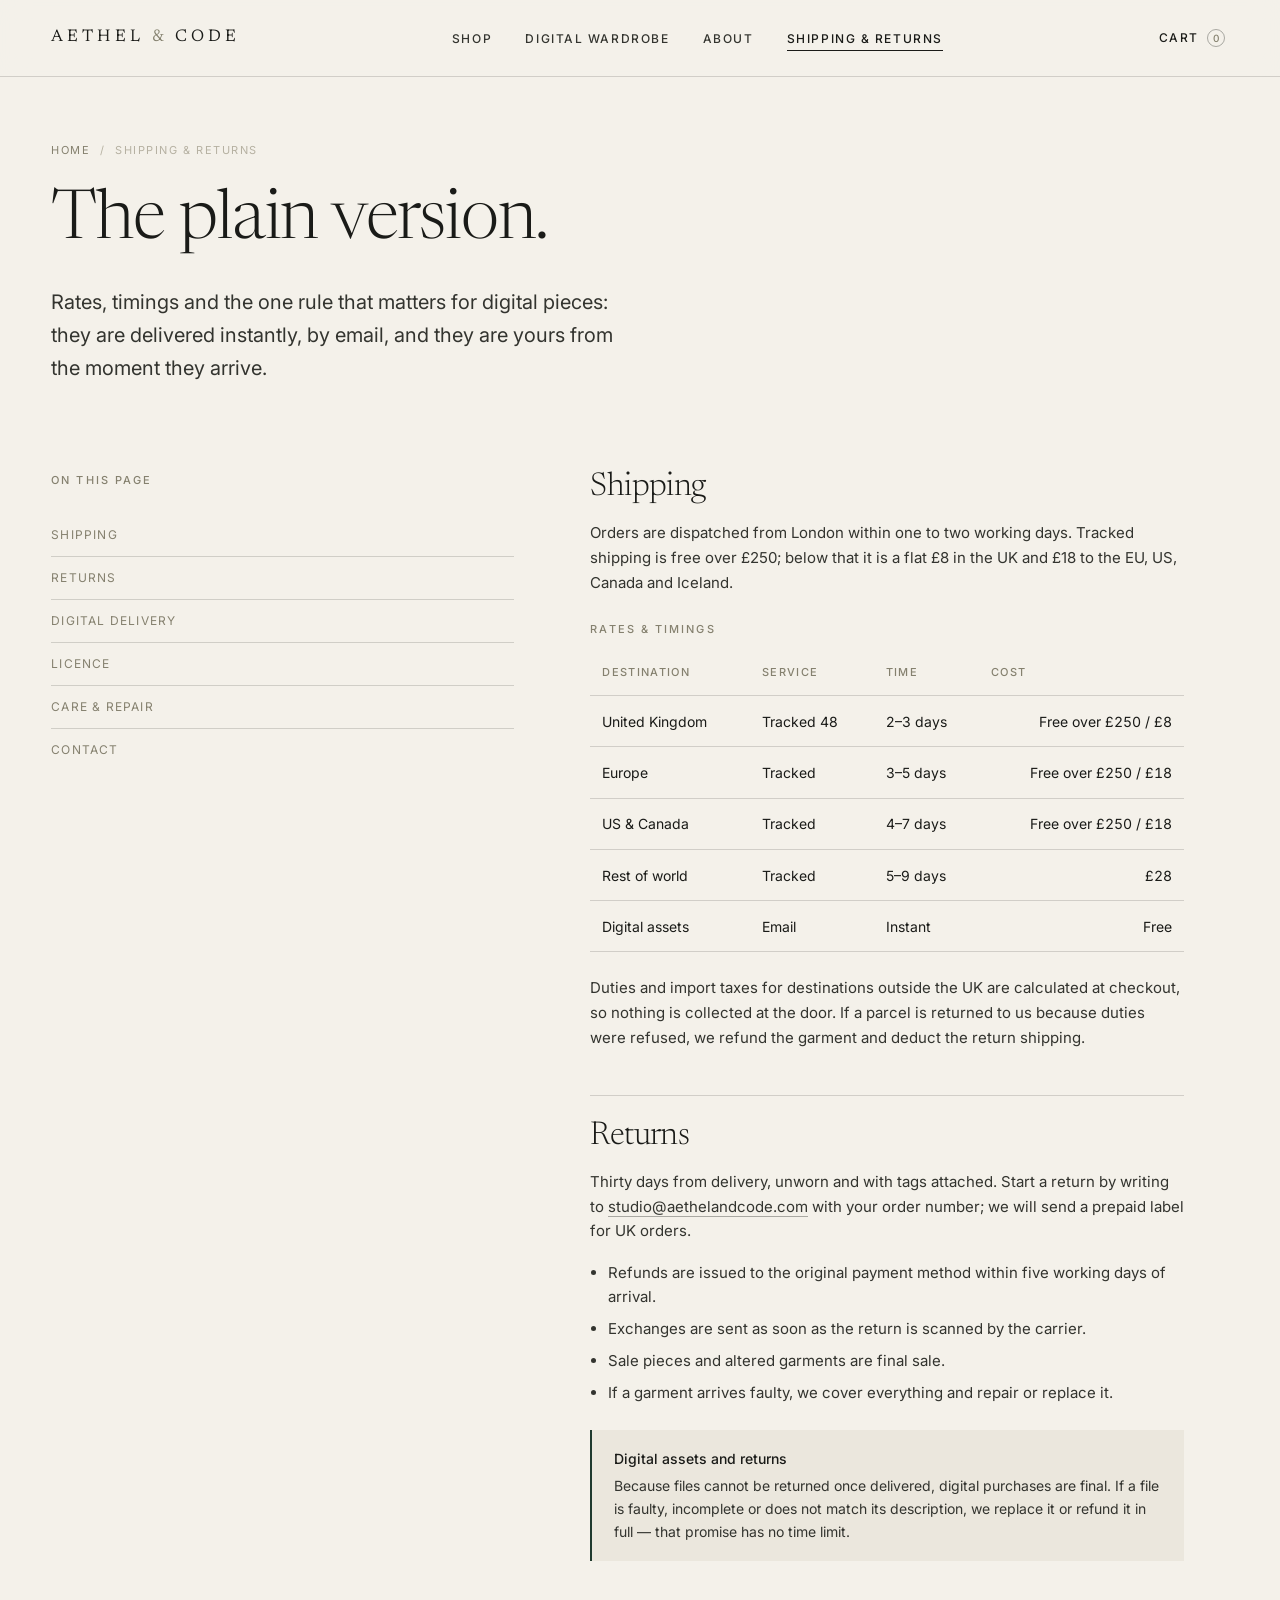
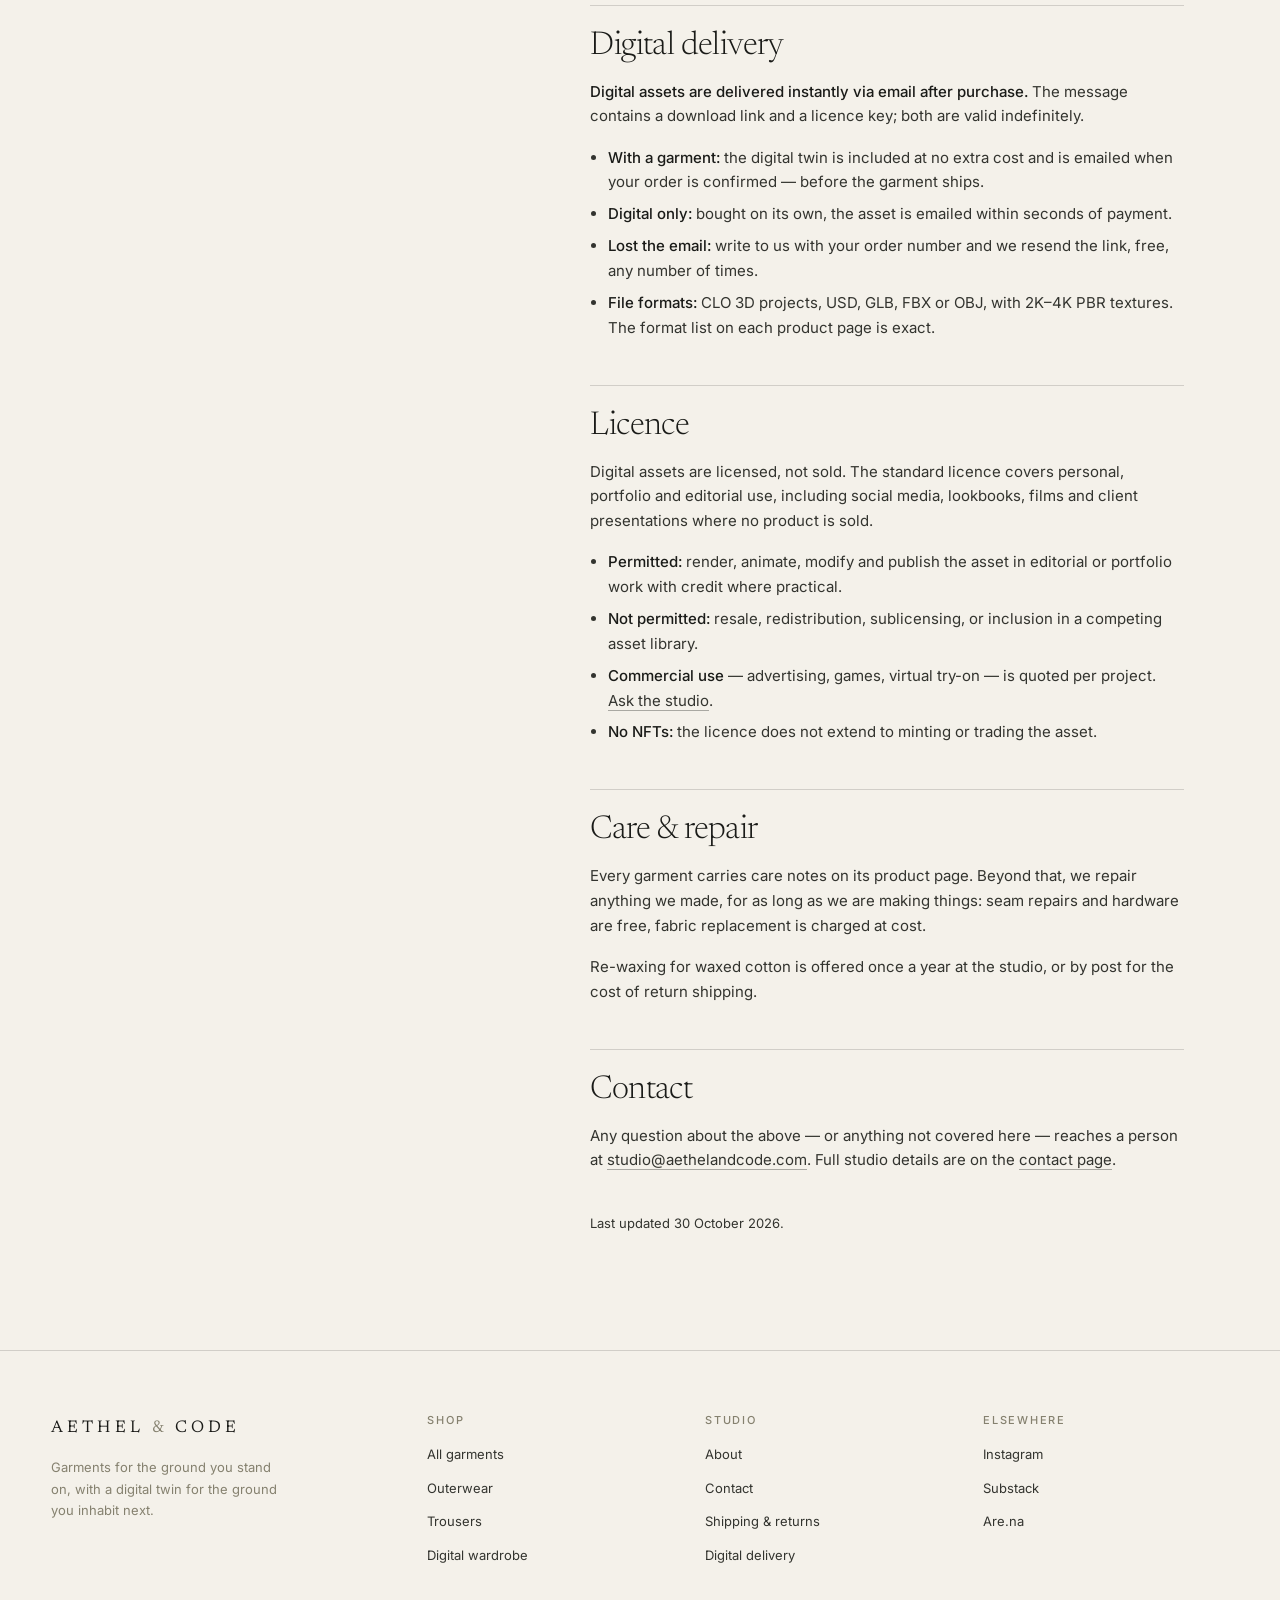
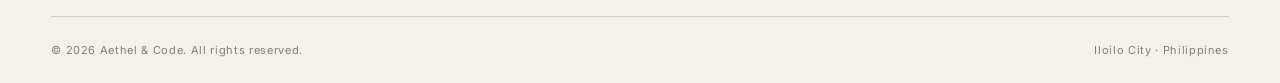
<file: policies.html>
<!DOCTYPE html>
<html lang="en">
<head>
<meta charset="utf-8">
<meta name="viewport" content="width=device-width, initial-scale=1">
<title>Shipping &amp; Returns — Aethel &amp; Code</title>
<meta name="description" content="Shipping rates, delivery times, 30-day returns, and how digital looks are delivered and licensed.">
<link rel="preconnect" href="https://fonts.googleapis.com">
<link rel="preconnect" href="https://fonts.gstatic.com" crossorigin>
<link rel="icon" href="data:image/svg+xml,%3Csvg xmlns='http://www.w3.org/2000/svg' viewBox='0 0 32 32'%3E%3Crect width='32' height='32' fill='%231a1b18'/%3E%3Cpath d='M9 23L16 9l7 14M12 19h8' stroke='%23f4f1ea' stroke-width='1.4' fill='none'/%3E%3C/svg%3E">
<meta name="theme-color" content="#f4f1ea">
<link rel="stylesheet" href="assets/css/site.css">
</head>
<body data-page="policies">
<div data-chrome="header"></div>

<main id="main">
  <div class="wrap page-head">
    <nav class="breadcrumb" aria-label="Breadcrumb">
      <a href="index.html">Home</a><span>/</span><span aria-current="page">Shipping &amp; Returns</span>
    </nav>
    <h1>The plain version.</h1>
    <div class="page-head__row">
      <p>Rates, timings and the one rule that matters for digital pieces: they are delivered instantly, by email, and they are yours from the moment they arrive.</p>
    </div>
  </div>

  <section class="section" style="padding-top:clamp(1.5rem,3vw,2.5rem)">
    <div class="wrap prose-layout">
      <aside class="prose-layout__aside">
        <p class="label">On this page</p>
        <ul class="toc">
          <li><a href="#shipping">Shipping</a></li>
          <li><a href="#returns">Returns</a></li>
          <li><a href="#digital">Digital delivery</a></li>
          <li><a href="#licence">Licence</a></li>
          <li><a href="#care">Care &amp; repair</a></li>
          <li><a href="#contact">Contact</a></li>
        </ul>
      </aside>

      <div class="prose">
        <h2 id="shipping">Shipping</h2>
        <p>Orders are dispatched from London within one to two working days. Tracked shipping is free over £250; below that it is a flat £8 in the UK and £18 to the EU, US, Canada and Iceland.</p>

        <table class="rate-table">
          <caption class="label" style="text-align:left;margin-bottom:.75rem">Rates &amp; timings</caption>
          <thead>
            <tr><th scope="col">Destination</th><th scope="col">Service</th><th scope="col">Time</th><th scope="col">Cost</th></tr>
          </thead>
          <tbody>
            <tr><td>United Kingdom</td><td>Tracked 48</td><td>2–3 days</td><td>Free over £250 / £8</td></tr>
            <tr><td>Europe</td><td>Tracked</td><td>3–5 days</td><td>Free over £250 / £18</td></tr>
            <tr><td>US &amp; Canada</td><td>Tracked</td><td>4–7 days</td><td>Free over £250 / £18</td></tr>
            <tr><td>Rest of world</td><td>Tracked</td><td>5–9 days</td><td>£28</td></tr>
            <tr><td>Digital assets</td><td>Email</td><td>Instant</td><td>Free</td></tr>
          </tbody>
        </table>

        <p>Duties and import taxes for destinations outside the UK are calculated at checkout, so nothing is collected at the door. If a parcel is returned to us because duties were refused, we refund the garment and deduct the return shipping.</p>

        <h2 id="returns">Returns</h2>
        <p>Thirty days from delivery, unworn and with tags attached. Start a return by writing to <a href="mailto:studio@aethelandcode.com">studio@aethelandcode.com</a> with your order number; we will send a prepaid label for UK orders.</p>
        <ul>
          <li>Refunds are issued to the original payment method within five working days of arrival.</li>
          <li>Exchanges are sent as soon as the return is scanned by the carrier.</li>
          <li>Sale pieces and altered garments are final sale.</li>
          <li>If a garment arrives faulty, we cover everything and repair or replace it.</li>
        </ul>
        <div class="callout">
          <p><strong>Digital assets and returns</strong>
          Because files cannot be returned once delivered, digital purchases are final. If a file is faulty, incomplete or does not match its description, we replace it or refund it in full — that promise has no time limit.</p>
        </div>

        <h2 id="digital">Digital delivery</h2>
        <p><strong>Digital assets are delivered instantly via email after purchase.</strong> The message contains a download link and a licence key; both are valid indefinitely.</p>
        <ul>
          <li><strong>With a garment:</strong> the digital twin is included at no extra cost and is emailed when your order is confirmed — before the garment ships.</li>
          <li><strong>Digital only:</strong> bought on its own, the asset is emailed within seconds of payment.</li>
          <li><strong>Lost the email:</strong> write to us with your order number and we resend the link, free, any number of times.</li>
          <li><strong>File formats:</strong> CLO 3D projects, USD, GLB, FBX or OBJ, with 2K–4K PBR textures. The format list on each product page is exact.</li>
        </ul>

        <h2 id="licence">Licence</h2>
        <p>Digital assets are licensed, not sold. The standard licence covers personal, portfolio and editorial use, including social media, lookbooks, films and client presentations where no product is sold.</p>
        <ul>
          <li><strong>Permitted:</strong> render, animate, modify and publish the asset in editorial or portfolio work with credit where practical.</li>
          <li><strong>Not permitted:</strong> resale, redistribution, sublicensing, or inclusion in a competing asset library.</li>
          <li><strong>Commercial use</strong> — advertising, games, virtual try-on — is quoted per project. <a href="contact.html">Ask the studio</a>.</li>
          <li><strong>No NFTs:</strong> the licence does not extend to minting or trading the asset.</li>
        </ul>

        <h2 id="care">Care &amp; repair</h2>
        <p>Every garment carries care notes on its product page. Beyond that, we repair anything we made, for as long as we are making things: seam repairs and hardware are free, fabric replacement is charged at cost.</p>
        <p>Re-waxing for waxed cotton is offered once a year at the studio, or by post for the cost of return shipping.</p>

        <h2 id="contact">Contact</h2>
        <p>Any question about the above — or anything not covered here — reaches a person at <a href="mailto:studio@aethelandcode.com">studio@aethelandcode.com</a>. Full studio details are on the <a href="contact.html">contact page</a>.</p>
        <p class="muted" style="font-size:.8125rem;margin-top:2.5rem">Last updated 30 October 2026.</p>
      </div>
    </div>
  </section>
</main>

<div data-chrome="footer"></div>

<script src="assets/js/data.js"></script>
<script src="assets/js/site.js"></script>
</body>
</html>
</file>
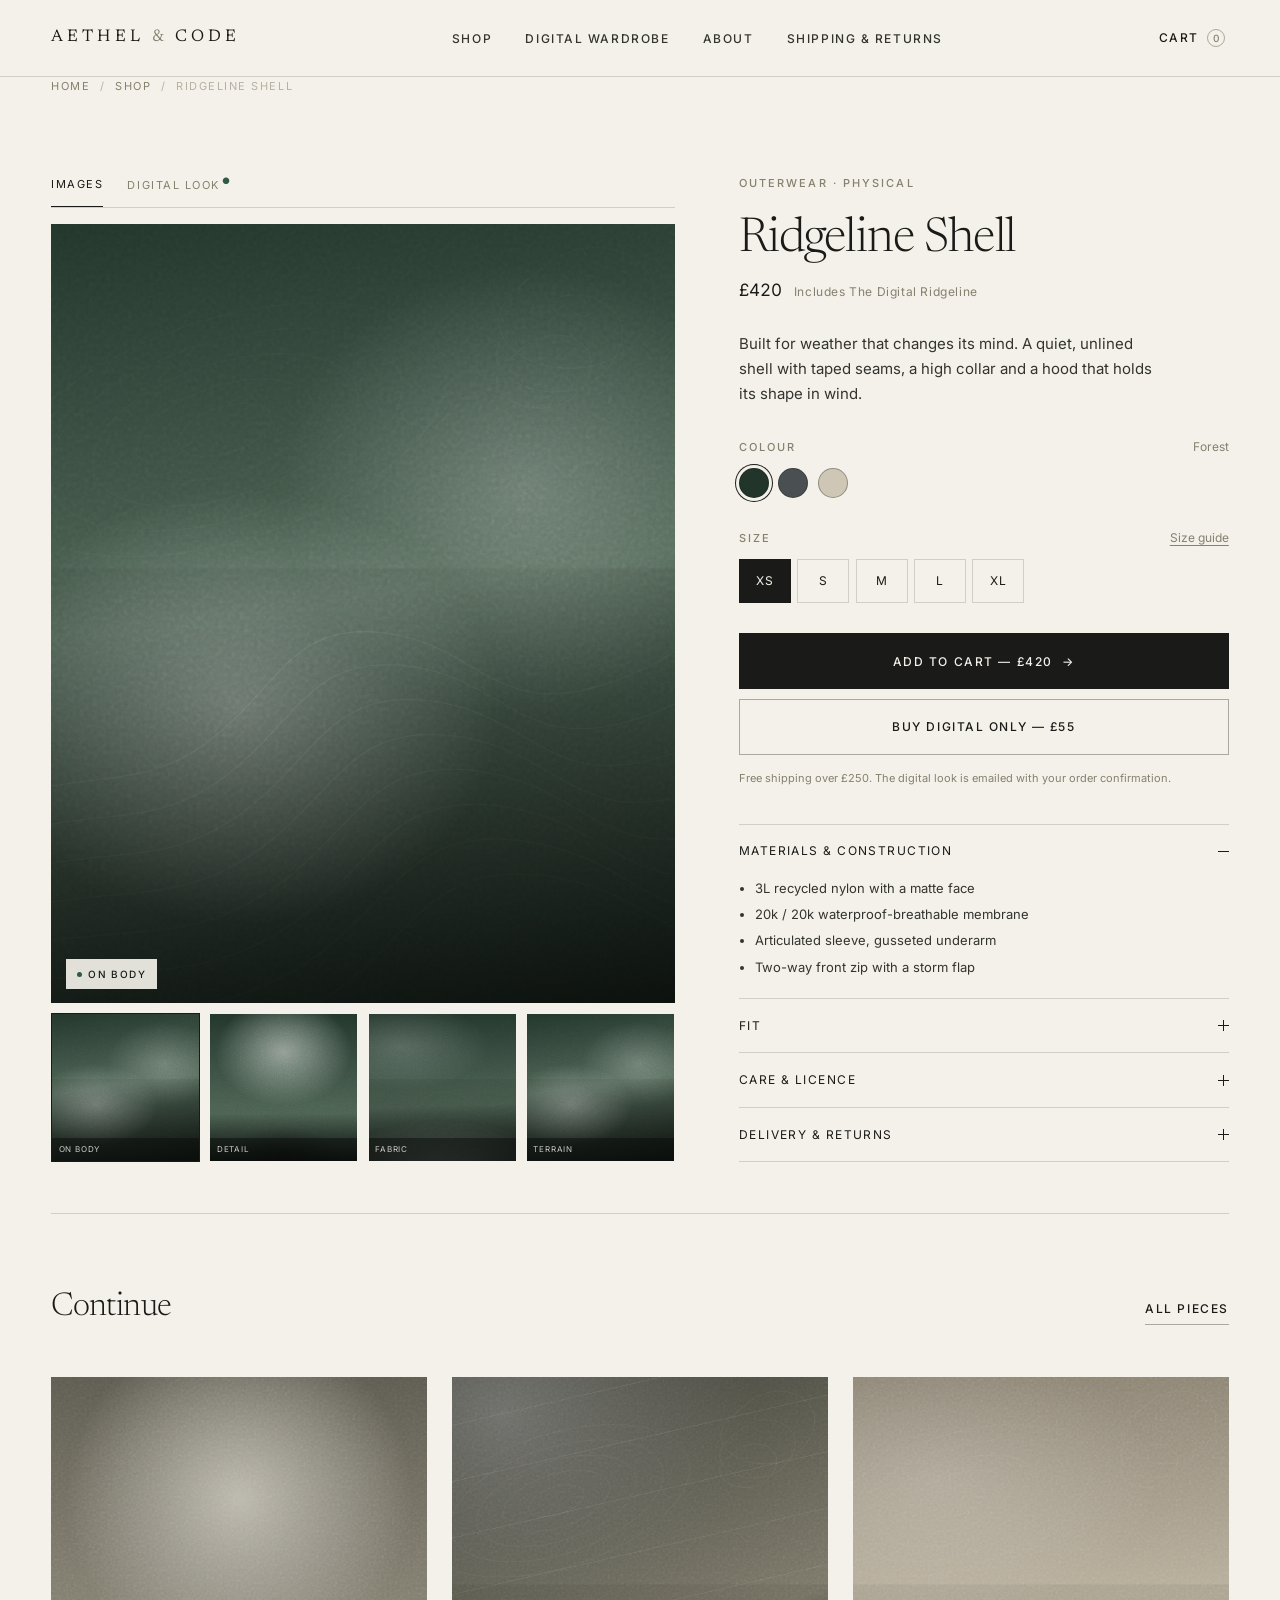
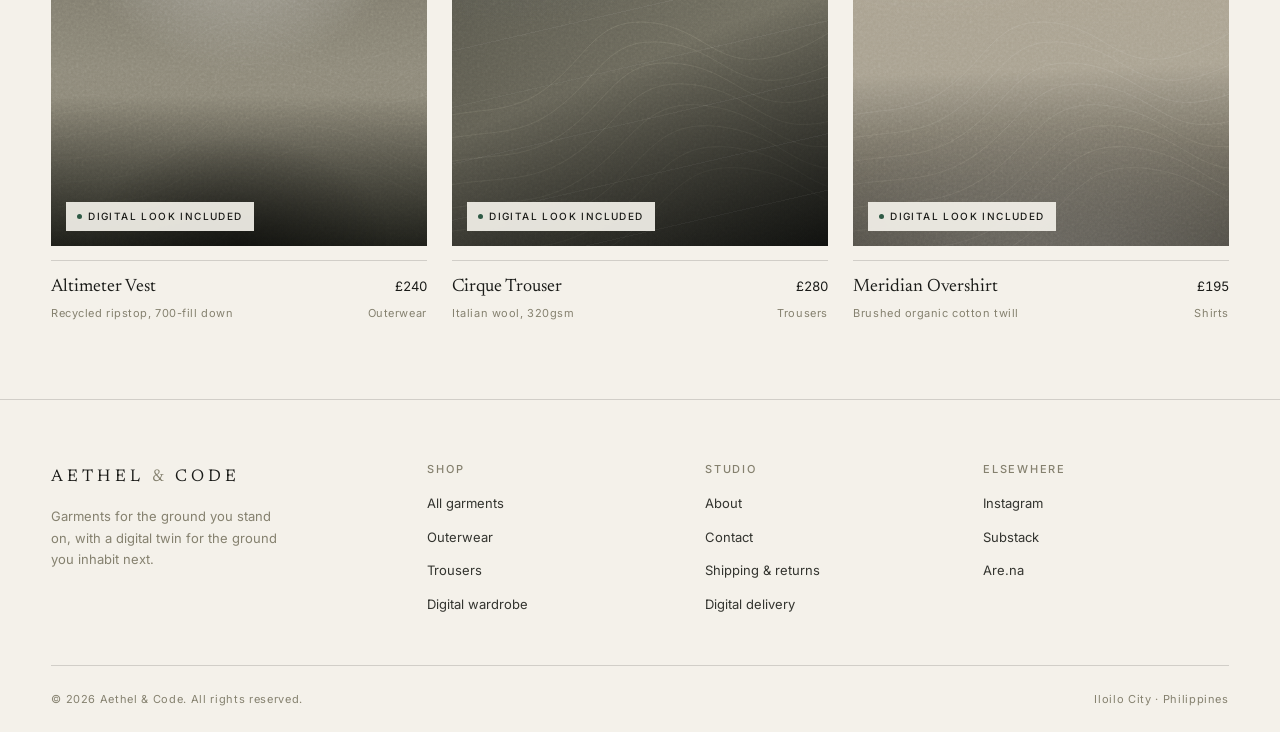
<file: product.html>
<!DOCTYPE html>
<html lang="en">
<head>
<meta charset="utf-8">
<meta name="viewport" content="width=device-width, initial-scale=1">
<title>Product — Aethel &amp; Code</title>
<meta name="description" content="Garments with a digital twin. Physical pieces include a rig-ready 3D asset; digital-only pieces are delivered instantly.">
<link rel="preconnect" href="https://fonts.googleapis.com">
<link rel="preconnect" href="https://fonts.gstatic.com" crossorigin>
<link rel="icon" href="data:image/svg+xml,%3Csvg xmlns='http://www.w3.org/2000/svg' viewBox='0 0 32 32'%3E%3Crect width='32' height='32' fill='%231a1b18'/%3E%3Cpath d='M9 23L16 9l7 14M12 19h8' stroke='%23f4f1ea' stroke-width='1.4' fill='none'/%3E%3C/svg%3E">
<meta name="theme-color" content="#f4f1ea">
<link rel="stylesheet" href="assets/css/site.css">
</head>
<body data-page="product">
<div data-chrome="header"></div>

<main id="main" class="wrap">
  <div id="pdp-root"></div>
</main>

<div data-chrome="footer"></div>

<script src="assets/js/data.js"></script>
<script src="assets/js/site.js"></script>
</body>
</html>
</file>
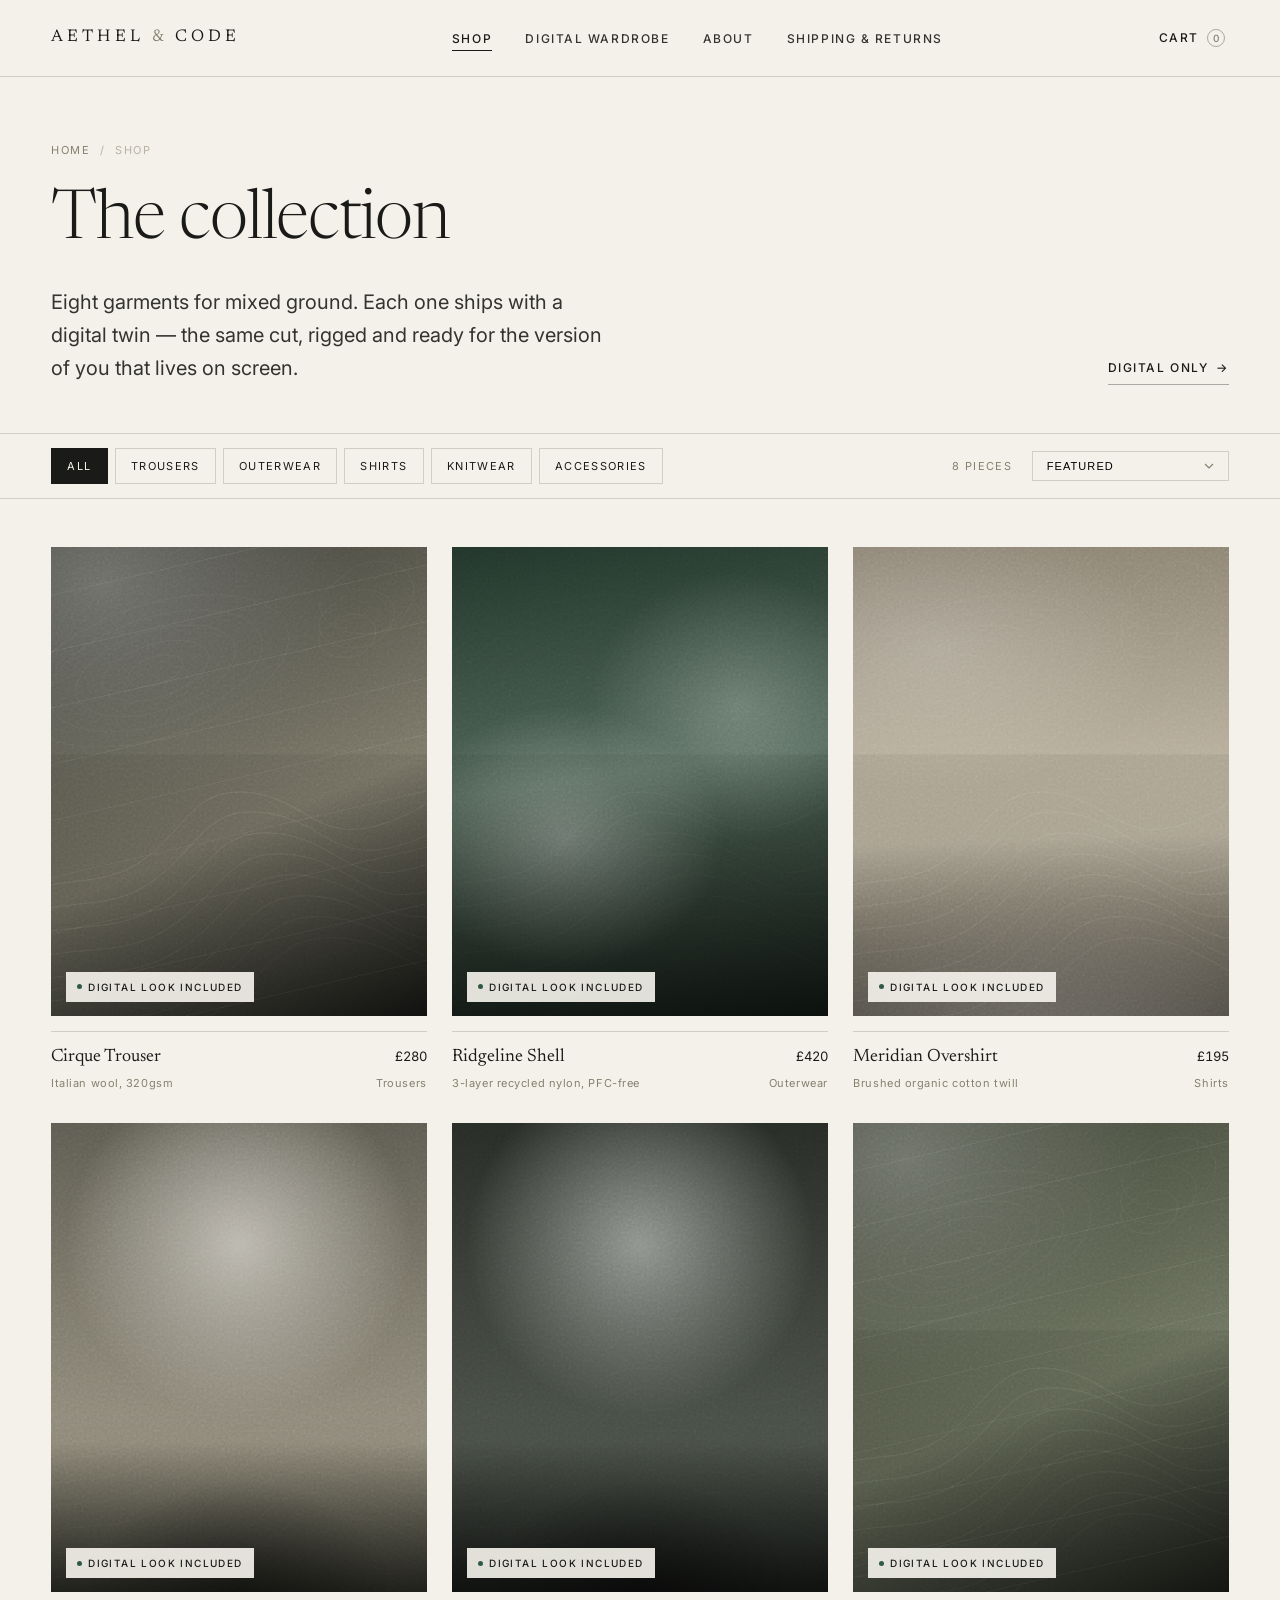
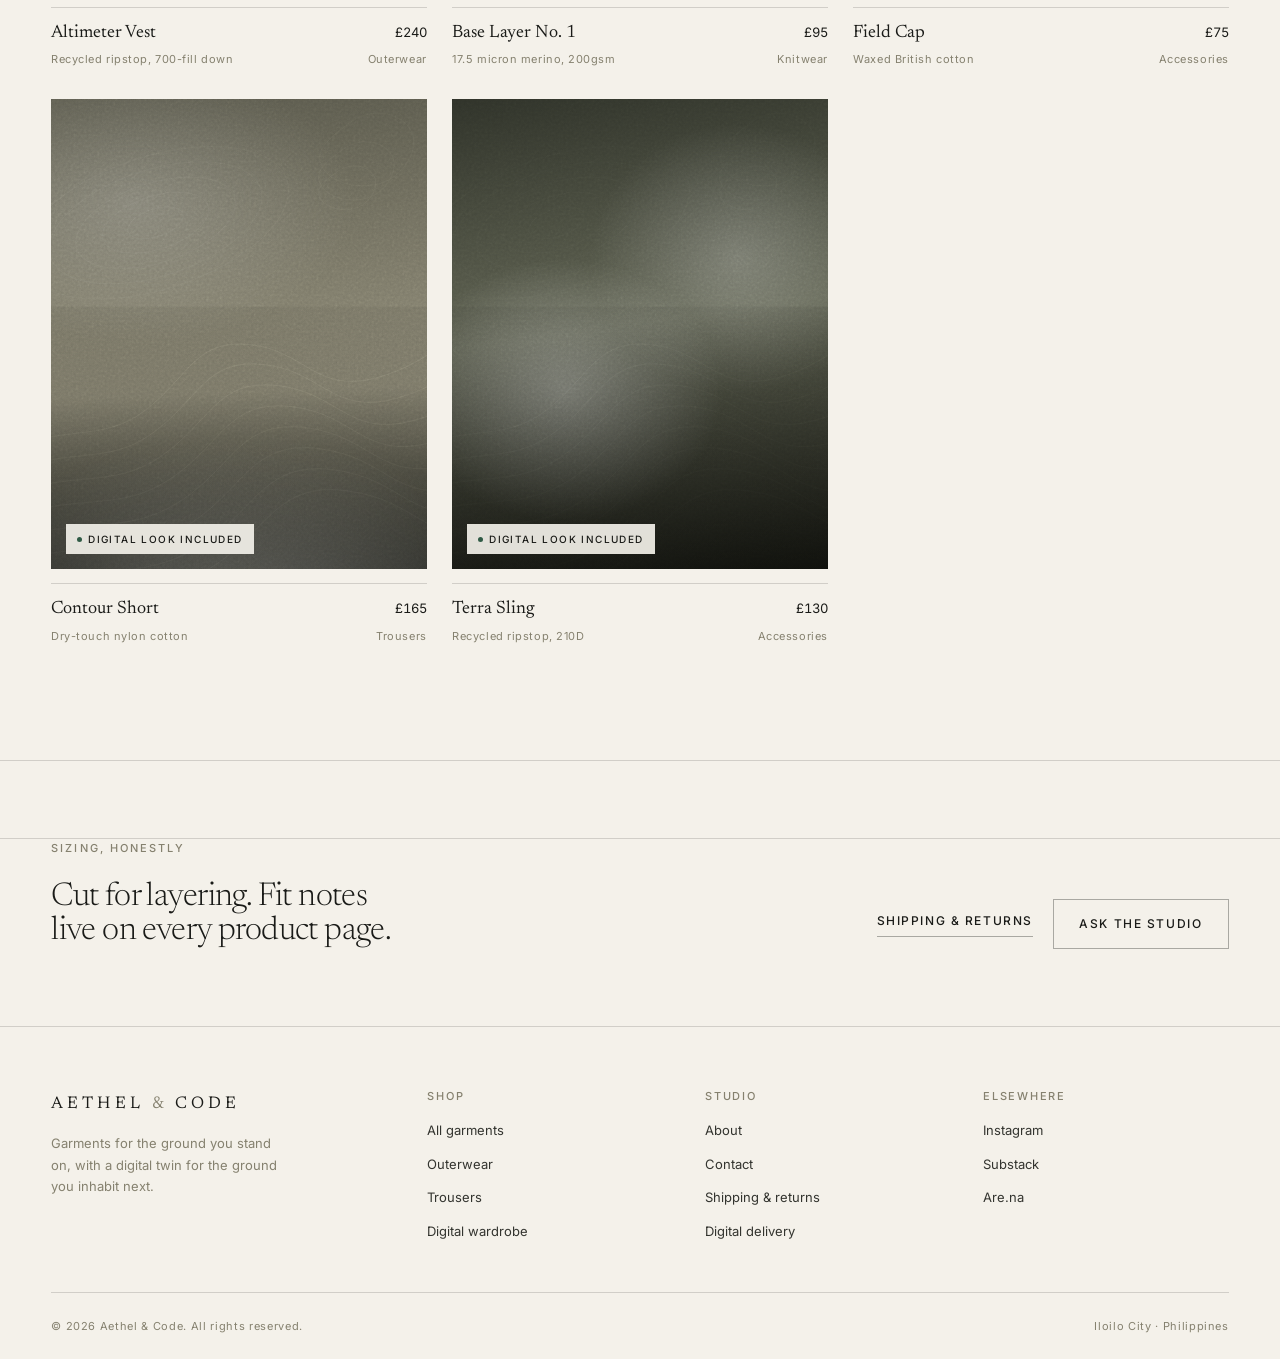
<file: shop.html>
<!DOCTYPE html>
<html lang="en">
<head>
<meta charset="utf-8">
<meta name="viewport" content="width=device-width, initial-scale=1">
<title>Shop — Aethel &amp; Code</title>
<meta name="description" content="Wool trousers, weatherproof shells, brushed overshirts and merino base layers. Every garment includes its digital twin.">
<link rel="preconnect" href="https://fonts.googleapis.com">
<link rel="preconnect" href="https://fonts.gstatic.com" crossorigin>
<link rel="icon" href="data:image/svg+xml,%3Csvg xmlns='http://www.w3.org/2000/svg' viewBox='0 0 32 32'%3E%3Crect width='32' height='32' fill='%231a1b18'/%3E%3Cpath d='M9 23L16 9l7 14M12 19h8' stroke='%23f4f1ea' stroke-width='1.4' fill='none'/%3E%3C/svg%3E">
<meta name="theme-color" content="#f4f1ea">
<link rel="stylesheet" href="assets/css/site.css">
</head>
<body data-page="shop">
<div data-chrome="header"></div>

<main id="main">
  <div class="wrap page-head">
    <nav class="breadcrumb" aria-label="Breadcrumb">
      <a href="index.html">Home</a><span>/</span><span aria-current="page">Shop</span>
    </nav>
    <h1>The collection</h1>
    <div class="page-head__row">
      <p>Eight garments for mixed ground. Each one ships with a digital twin — the same cut, rigged and ready for the version of you that lives on screen.</p>
      <a class="link-underline" href="digital-wardrobe.html">Digital only <span aria-hidden="true">&rarr;</span></a>
    </div>
  </div>

  <div class="toolbar">
    <div class="wrap toolbar__inner">
      <div class="chips" id="chips" role="group" aria-label="Filter by category"></div>
      <div class="toolbar__right">
        <span class="count" id="result-count" role="status" aria-live="polite"></span>
        <label class="sr-only" for="sort" style="position:absolute;left:-9999px">Sort by</label>
        <select class="select" id="sort">
          <option value="featured">Featured</option>
          <option value="low">Price — low to high</option>
          <option value="high">Price — high to low</option>
          <option value="az">A — Z</option>
        </select>
      </div>
    </div>
  </div>

  <div class="wrap" style="padding-block:clamp(2rem,4vw,3rem) var(--section)">
    <div class="grid-products" id="product-grid"></div>
    <p class="empty-state" id="empty-state" hidden>No pieces in this category yet.</p>
  </div>

  <section class="section section--tight section--hair">
    <div class="wrap newsletter">
      <div>
        <p class="label">Sizing, honestly</p>
        <h2 style="font-size:var(--step-2);max-width:22ch">Cut for layering. Fit notes live on every product page.</h2>
      </div>
      <div style="display:flex;flex-wrap:wrap;gap:1.25rem;align-items:center;justify-content:flex-end">
        <a class="link-underline" href="policies.html#returns">Shipping &amp; returns</a>
        <a class="btn btn--ghost" href="contact.html">Ask the studio</a>
      </div>
    </div>
  </section>
</main>

<div data-chrome="footer"></div>

<script src="assets/js/data.js"></script>
<script src="assets/js/site.js"></script>
</body>
</html>
</file>
<file: assets/css/site.css>
@import url('https://fonts.googleapis.com/css2?family=Newsreader:ital,opsz,wght@0,6..72,300;0,6..72,400;0,6..72,500;1,6..72,300&family=Inter:wght@300;400;500&display=swap');

/* ============================================================
   Aethel & Code — design tokens
   ============================================================ */
:root {
  --bone: #f4f1ea;
  --paper: #ebe7dd;
  --ink: #1a1b18;
  --ink-soft: #33342f;
  --stone: #85816f;
  --stone-light: #b6b1a2;
  --forest: #1f3a2e;
  --forest-bright: #2f5a45;
  --line: rgba(26, 27, 24, 0.16);
  --line-strong: rgba(26, 27, 24, 0.34);

  --font-display: 'Newsreader', 'Iowan Old Style', 'Palatino Linotype', Georgia, serif;
  --font-body: 'Inter', 'Helvetica Neue', Helvetica, Arial, sans-serif;

  --step--1: 0.8125rem;
  --step-0: 0.9375rem;
  --step-1: clamp(1.0625rem, 0.98rem + 0.35vw, 1.25rem);
  --step-2: clamp(1.5rem, 1.2rem + 1.2vw, 2.05rem);
  --step-3: clamp(2.1rem, 1.5rem + 2.6vw, 3.35rem);
  --display: clamp(2.5rem, 1.1rem + 5.6vw, 5.75rem);

  --gutter: clamp(1.25rem, 4vw, 3.5rem);
  --section: clamp(4.5rem, 9vw, 8.5rem);
  --max: 1560px;
  --nav-h: 76px;

  --ease: cubic-bezier(0.22, 1, 0.36, 1);
}

/* ============================================================
   Base
   ============================================================ */
*,
*::before,
*::after { box-sizing: border-box; }

html { -webkit-text-size-adjust: 100%; scroll-behavior: smooth; }

body {
  margin: 0;
  background: var(--bone);
  color: var(--ink);
  font-family: var(--font-body);
  font-size: var(--step-0);
  font-weight: 400;
  line-height: 1.65;
  -webkit-font-smoothing: antialiased;
  text-rendering: optimizeLegibility;
}

body.is-locked { overflow: hidden; }

img, svg { display: block; max-width: 100%; }

h1, h2, h3, h4 {
  font-family: var(--font-display);
  font-weight: 300;
  line-height: 1.04;
  letter-spacing: -0.018em;
  margin: 0;
  text-wrap: balance;
}

p { margin: 0 0 1.1em; }
p:last-child { margin-bottom: 0; }

a { color: inherit; text-decoration: none; }

button { font: inherit; color: inherit; }

:focus-visible {
  outline: 2px solid var(--forest-bright);
  outline-offset: 3px;
}

::selection { background: var(--forest); color: var(--bone); }

/* ============================================================
   Layout utilities
   ============================================================ */
.wrap {
  width: 100%;
  max-width: var(--max);
  margin-inline: auto;
  padding-inline: var(--gutter);
}

.section { padding-block: var(--section); }
.section--tight { padding-block: clamp(3rem, 6vw, 5rem); }
.section--hair { border-top: 1px solid var(--line); }

.section--ink {
  background: var(--ink);
  color: var(--bone);
  --line: rgba(244, 241, 234, 0.18);
  --line-strong: rgba(244, 241, 234, 0.4);
  --stone: rgba(244, 241, 234, 0.62);
}
.section--ink :focus-visible { outline-color: var(--bone); }

.label {
  font-family: var(--font-body);
  font-size: 0.6875rem;
  font-weight: 500;
  letter-spacing: 0.19em;
  text-transform: uppercase;
  color: var(--stone);
  margin: 0 0 1.5rem;
}

.eyebrow-row {
  display: flex;
  align-items: baseline;
  justify-content: space-between;
  gap: 2rem;
  padding-bottom: 1.1rem;
  border-bottom: 1px solid var(--line);
  margin-bottom: clamp(1.75rem, 3vw, 2.75rem);
}
.eyebrow-row .label { margin: 0; }

.section-head {
  display: grid;
  grid-template-columns: minmax(0, 1fr) auto;
  align-items: end;
  gap: 2rem;
  margin-bottom: clamp(2rem, 4vw, 3.5rem);
}
.section-head h2 { font-size: var(--step-3); max-width: 20ch; }

.lede {
  font-size: var(--step-1);
  line-height: 1.55;
  max-width: 54ch;
  color: var(--ink-soft);
}
.section--ink .lede { color: rgba(244, 241, 234, 0.72); }

.muted { color: var(--stone); }

/* ============================================================
   Buttons & links
   ============================================================ */
.btn {
  --bg: var(--ink);
  --fg: var(--bone);
  --bd: var(--ink);
  display: inline-flex;
  align-items: center;
  justify-content: center;
  gap: 0.6rem;
  min-height: 50px;
  padding: 0.85rem 1.6rem;
  background: var(--bg);
  color: var(--fg);
  border: 1px solid var(--bd);
  border-radius: 0;
  font-size: 0.75rem;
  font-weight: 500;
  letter-spacing: 0.13em;
  text-transform: uppercase;
  cursor: pointer;
  transition: background 0.4s var(--ease), color 0.4s var(--ease), border-color 0.4s var(--ease);
}
.btn:hover { --bg: var(--forest); --bd: var(--forest); --fg: var(--bone); }
.btn:disabled { opacity: 0.45; cursor: not-allowed; }

.btn--ghost {
  --bg: transparent;
  --fg: var(--ink);
  --bd: var(--line-strong);
}
.btn--ghost:hover { --bg: var(--ink); --fg: var(--bone); --bd: var(--ink); }

.btn--light { --bg: var(--bone); --fg: var(--ink); --bd: var(--bone); }
.btn--light:hover { --bg: transparent; --fg: var(--bone); --bd: var(--bone); }

.btn--outline-light {
  --bg: transparent;
  --fg: var(--bone);
  --bd: rgba(244, 241, 234, 0.5);
}
.btn--outline-light:hover { --bg: var(--bone); --fg: var(--ink); --bd: var(--bone); }

.btn--block { width: 100%; }

.btn__arrow { transition: transform 0.4s var(--ease); }
.btn:hover .btn__arrow { transform: translateX(4px); }

.link-underline {
  display: inline-flex;
  align-items: center;
  gap: 0.5rem;
  font-size: 0.75rem;
  font-weight: 500;
  letter-spacing: 0.13em;
  text-transform: uppercase;
  padding-bottom: 0.35rem;
  border-bottom: 1px solid var(--line-strong);
  transition: border-color 0.35s var(--ease), color 0.35s var(--ease);
}
.link-underline:hover { border-color: currentColor; color: var(--forest); }
.section--ink .link-underline:hover { color: var(--bone); }

.skip {
  position: absolute;
  left: -9999px;
  top: 0;
  z-index: 200;
  background: var(--ink);
  color: var(--bone);
  padding: 0.9rem 1.25rem;
}
.skip:focus { left: 1rem; top: 1rem; }

/* ============================================================
   Art plates — generated atmospheric "terrain" imagery
   ============================================================ */
.plate {
  --p1: #35362f;
  --p2: #6c6a5e;
  --p3: #161714;
  position: relative;
  overflow: hidden;
  isolation: isolate;
  background-color: var(--p2);
  background-image:
    radial-gradient(120% 85% at 18% 10%, color-mix(in srgb, var(--p1) 76%, #fff) 0%, transparent 58%),
    radial-gradient(85% 60% at 84% 6%, color-mix(in srgb, var(--p2) 62%, #fff) 0%, transparent 64%),
    linear-gradient(166deg, var(--p1) 0%, var(--p2) 54%, var(--p3) 100%);
}

.plate::before {
  content: '';
  position: absolute;
  inset: 0;
  background:
    linear-gradient(180deg, transparent 44%, rgba(8, 9, 8, 0.06) 44.4%, rgba(8, 9, 8, 0.34) 100%);
  pointer-events: none;
}

.plate__contour,
.plate__grain {
  position: absolute;
  inset: 0;
  pointer-events: none;
  background-repeat: no-repeat;
  background-size: cover;
  background-position: center;
}
.plate__contour {
  background-image: url(../img/contours.svg);
  opacity: 0.3;
  mix-blend-mode: overlay;
  transform: scale(1.18);
  transition: transform 1.4s var(--ease), opacity 1.4s var(--ease);
}
.plate__grain {
  background-image: url(../img/grain.svg);
  opacity: 0.5;
  mix-blend-mode: overlay;
}

/* variants */
.plate--ridge {
  background-image:
    repeating-linear-gradient(-13deg, transparent 0 54px, rgba(255, 255, 255, 0.055) 54px 55px),
    radial-gradient(120% 80% at 14% 8%, color-mix(in srgb, var(--p1) 74%, #fff) 0%, transparent 56%),
    linear-gradient(158deg, var(--p1) 0%, var(--p2) 58%, var(--p3) 100%);
}
.plate--ridge .plate__contour { opacity: 0.4; }

.plate--fog {
  background-image:
    radial-gradient(60% 40% at 30% 62%, rgba(255, 255, 255, 0.32) 0%, transparent 70%),
    radial-gradient(55% 40% at 76% 34%, rgba(255, 255, 255, 0.22) 0%, transparent 72%),
    linear-gradient(172deg, var(--p1) 0%, var(--p2) 48%, var(--p3) 100%);
}
.plate--fog .plate__contour { opacity: 0.18; }

.plate--dune {
  background-image:
    radial-gradient(140% 70% at 50% 116%, color-mix(in srgb, var(--p1) 60%, #fff) 0%, transparent 62%),
    radial-gradient(90% 45% at 22% 22%, rgba(255, 255, 255, 0.18) 0%, transparent 66%),
    linear-gradient(178deg, var(--p1) 0%, var(--p2) 62%, var(--p3) 100%);
}
.plate--dune .plate__contour { opacity: 0.26; }

.plate--studio {
  background-image:
    radial-gradient(70% 55% at 50% 26%, color-mix(in srgb, var(--p2) 62%, #fff) 0%, transparent 66%),
    linear-gradient(180deg, var(--p1) 0%, var(--p2) 68%, var(--p3) 100%);
}
.plate--studio::before {
  background:
    radial-gradient(58% 34% at 50% 100%, rgba(0, 0, 0, 0.4) 0%, transparent 70%),
    linear-gradient(180deg, transparent 62%, rgba(8, 9, 8, 0.24) 100%);
}
.plate--studio .plate__contour { opacity: 0.1; }

/* digital / wireframe plate */
.plate--wire {
  background-color: #121613;
  background-image:
    radial-gradient(70% 55% at 50% 30%, color-mix(in srgb, var(--p2) 46%, #000) 0%, transparent 70%),
    linear-gradient(180deg, #1a201b 0%, #0d110f 100%);
}
.plate--wire::before {
  background-image:
    linear-gradient(rgba(244, 241, 234, 0.09) 1px, transparent 1px),
    linear-gradient(90deg, rgba(244, 241, 234, 0.09) 1px, transparent 1px);
  background-size: 44px 44px;
  background-position: center;
  mask-image: radial-gradient(78% 62% at 50% 44%, #000 20%, transparent 78%);
  opacity: 0.9;
}
.plate--wire .plate__contour {
  opacity: 0.16;
  mix-blend-mode: screen;
  background-size: 130% auto;
  background-position: center 120%;
}

/* media wrapper */
.media {
  position: relative;
  display: block;
  aspect-ratio: 4 / 5;
  overflow: hidden;
  background: var(--paper);
}
.media .plate { position: absolute; inset: 0; }

.media__tag {
  position: absolute;
  left: 0.9rem;
  bottom: 0.9rem;
  z-index: 2;
  display: inline-flex;
  align-items: center;
  gap: 0.4rem;
  padding: 0.42rem 0.7rem;
  background: rgba(244, 241, 234, 0.92);
  color: var(--ink);
  font-size: 0.625rem;
  font-weight: 500;
  letter-spacing: 0.14em;
  text-transform: uppercase;
  backdrop-filter: blur(6px);
}
.media__tag::before {
  content: '';
  width: 5px;
  height: 5px;
  border-radius: 50%;
  background: var(--forest-bright);
}

/* mannequin line art for digital looks */
.figure {
  position: absolute;
  inset: 0;
  z-index: 1;
  display: grid;
  place-items: center;
  padding: 12% 0;
  pointer-events: none;
}
.figure svg {
  height: 100%;
  width: auto;
  overflow: visible;
  stroke: rgba(244, 241, 234, 0.82);
  fill: none;
  stroke-width: 1.1;
  vector-effect: non-scaling-stroke;
}
.figure svg .dash { stroke-dasharray: 4 5; stroke-opacity: 0.5; }
.figure svg .accent { stroke: #7fbf9c; stroke-opacity: 0.9; }
.figure svg .fillfaint { fill: rgba(244, 241, 234, 0.05); stroke: none; }

/* ============================================================
   Navigation
   ============================================================ */
.nav {
  position: sticky;
  top: 0;
  z-index: 90;
  background: color-mix(in srgb, var(--bone) 92%, transparent);
  backdrop-filter: blur(14px) saturate(120%);
  border-bottom: 1px solid var(--line);
}
.nav__inner {
  display: flex;
  align-items: center;
  justify-content: space-between;
  gap: 2rem;
  height: var(--nav-h);
}

.wordmark {
  font-family: var(--font-display);
  font-size: 1.0625rem;
  font-weight: 400;
  letter-spacing: 0.24em;
  text-transform: uppercase;
  white-space: nowrap;
}
.wordmark span { color: var(--stone); }

.nav__links {
  display: flex;
  align-items: center;
  gap: clamp(1.5rem, 2.6vw, 2.75rem);
  list-style: none;
  margin: 0;
  padding: 0;
}
.nav__links a {
  position: relative;
  font-size: 0.75rem;
  font-weight: 500;
  letter-spacing: 0.13em;
  text-transform: uppercase;
  padding-block: 0.35rem;
  color: var(--ink-soft);
  transition: color 0.3s var(--ease);
}
.nav__links a::after {
  content: '';
  position: absolute;
  left: 0;
  bottom: 0;
  height: 1px;
  width: 100%;
  background: currentColor;
  transform: scaleX(0);
  transform-origin: left;
  transition: transform 0.4s var(--ease);
}
.nav__links a:hover { color: var(--ink); }
.nav__links a:hover::after,
.nav__links a[aria-current='page']::after { transform: scaleX(1); }
.nav__links a[aria-current='page'] { color: var(--ink); }

.nav__actions { display: flex; align-items: center; gap: 0.5rem; }

.cart-btn {
  position: relative;
  display: inline-flex;
  align-items: center;
  gap: 0.5rem;
  background: none;
  border: 0;
  padding: 0.55rem 0.25rem;
  font-size: 0.75rem;
  font-weight: 500;
  letter-spacing: 0.13em;
  text-transform: uppercase;
  cursor: pointer;
}
.cart-btn__count {
  display: inline-grid;
  place-items: center;
  min-width: 18px;
  height: 18px;
  padding-inline: 4px;
  background: var(--forest);
  color: var(--bone);
  font-size: 0.625rem;
  letter-spacing: 0;
  border-radius: 999px;
}
.cart-btn__count[data-empty='true'] {
  background: transparent;
  color: var(--stone);
  border: 1px solid var(--line-strong);
}

.menu-toggle {
  display: none;
  width: 44px;
  height: 44px;
  align-items: center;
  justify-content: center;
  background: none;
  border: 1px solid var(--line);
  cursor: pointer;
}
.menu-toggle span {
  display: block;
  width: 18px;
  height: 1px;
  background: var(--ink);
  position: relative;
}
.menu-toggle span::before,
.menu-toggle span::after {
  content: '';
  position: absolute;
  left: 0;
  width: 18px;
  height: 1px;
  background: var(--ink);
}
.menu-toggle span::before { top: -6px; }
.menu-toggle span::after { top: 6px; }

/* mobile nav panel */
.mobile-nav {
  position: fixed;
  inset: 0;
  z-index: 120;
  background: var(--bone);
  padding: calc(var(--nav-h) + 2rem) var(--gutter) 2rem;
  display: flex;
  flex-direction: column;
  justify-content: space-between;
  transform: translateY(-100%);
  visibility: hidden;
  transition: transform 0.55s var(--ease), visibility 0.55s;
}
.mobile-nav[data-open='true'] { transform: translateY(0); visibility: visible; }
.mobile-nav ul { list-style: none; margin: 0; padding: 0; }
.mobile-nav li + li { border-top: 1px solid var(--line); }
.mobile-nav a {
  display: flex;
  align-items: baseline;
  justify-content: space-between;
  padding-block: 1rem;
  font-family: var(--font-display);
  font-size: clamp(1.6rem, 7vw, 2.4rem);
  letter-spacing: -0.01em;
}
.mobile-nav a span { font-family: var(--font-body); font-size: 0.6875rem; letter-spacing: 0.18em; color: var(--stone); }
.mobile-nav__close {
  position: absolute;
  top: 1rem;
  right: var(--gutter);
  width: 44px;
  height: 44px;
  border: 1px solid var(--line);
  background: none;
  cursor: pointer;
  font-size: 1.1rem;
  line-height: 1;
}
.mobile-nav__foot { font-size: var(--step--1); color: var(--stone); }

/* ============================================================
   Cart drawer
   ============================================================ */
.scrim {
  position: fixed;
  inset: 0;
  z-index: 100;
  background: rgba(20, 21, 18, 0.42);
  backdrop-filter: blur(3px);
  opacity: 0;
  visibility: hidden;
  transition: opacity 0.4s var(--ease), visibility 0.4s;
}
.scrim[data-open='true'] { opacity: 1; visibility: visible; }

.drawer {
  position: fixed;
  top: 0;
  right: 0;
  bottom: 0;
  z-index: 110;
  width: min(440px, 100%);
  background: var(--bone);
  border-left: 1px solid var(--line);
  display: flex;
  flex-direction: column;
  transform: translateX(101%);
  visibility: hidden;
  transition: transform 0.55s var(--ease), visibility 0.55s;
}
.drawer[data-open='true'] { transform: translateX(0); visibility: visible; }
.drawer[data-open='false'] { pointer-events: none; }

.drawer__head {
  display: flex;
  align-items: center;
  justify-content: space-between;
  padding: 1.35rem 1.5rem;
  border-bottom: 1px solid var(--line);
}
.drawer__head h2 { font-size: 1.15rem; letter-spacing: 0; }
.drawer__close {
  width: 40px;
  height: 40px;
  display: grid;
  place-items: center;
  background: none;
  border: 1px solid var(--line);
  cursor: pointer;
  font-size: 1rem;
  line-height: 1;
}
.drawer__body { flex: 1; overflow-y: auto; padding: 1.5rem; }

.drawer__empty { padding-top: 3rem; }
.drawer__empty p { max-width: 32ch; }

.line-item {
  display: grid;
  grid-template-columns: 76px 1fr;
  gap: 1rem;
  padding-block: 1.15rem;
  border-bottom: 1px solid var(--line);
}
.line-item:first-child { padding-top: 0; }
.line-item__media { aspect-ratio: 4 / 5; }
.line-item__name { font-family: var(--font-display); font-size: 1.0625rem; line-height: 1.25; }
.line-item__meta { font-size: 0.75rem; color: var(--stone); margin-top: 0.15rem; }
.line-item__row {
  display: flex;
  align-items: center;
  justify-content: space-between;
  gap: 1rem;
  margin-top: 0.6rem;
}
.line-item__price { font-size: 0.8125rem; font-variant-numeric: tabular-nums; }

.qty {
  display: inline-flex;
  align-items: center;
  border: 1px solid var(--line);
}
.qty button {
  width: 28px;
  height: 28px;
  display: grid;
  place-items: center;
  background: none;
  border: 0;
  cursor: pointer;
  font-size: 0.9rem;
  color: var(--ink-soft);
}
.qty button:hover { background: var(--paper); }
.qty span { min-width: 26px; text-align: center; font-size: 0.8125rem; font-variant-numeric: tabular-nums; }

.line-item__remove {
  background: none;
  border: 0;
  padding: 0;
  font-size: 0.6875rem;
  letter-spacing: 0.1em;
  text-transform: uppercase;
  color: var(--stone);
  text-decoration: underline;
  text-underline-offset: 3px;
  cursor: pointer;
}
.line-item__remove:hover { color: var(--ink); }

.drawer__foot { border-top: 1px solid var(--line); padding: 1.4rem 1.5rem 1.6rem; background: var(--paper); }
.drawer__row { display: flex; justify-content: space-between; font-size: 0.8125rem; margin-bottom: 0.5rem; }
.drawer__total { font-size: 1rem; margin-block: 0.85rem 1.1rem; padding-top: 0.85rem; border-top: 1px solid var(--line); }
.drawer__total strong { font-family: var(--font-display); font-size: 1.35rem; font-weight: 400; font-variant-numeric: tabular-nums; }
.drawer__note { font-size: 0.6875rem; line-height: 1.6; color: var(--stone); margin-top: 0.9rem; }

.toast {
  position: fixed;
  left: 50%;
  bottom: 1.5rem;
  z-index: 150;
  transform: translate(-50%, 14px);
  padding: 0.8rem 1.2rem;
  background: var(--ink);
  color: var(--bone);
  font-size: 0.75rem;
  letter-spacing: 0.06em;
  opacity: 0;
  visibility: hidden;
  transition: opacity 0.3s var(--ease), transform 0.3s var(--ease), visibility 0.3s;
}
.toast[data-show='true'] { opacity: 1; visibility: visible; transform: translate(-50%, 0); }

/* ============================================================
   Hero
   ============================================================ */
.hero {
  position: relative;
  min-height: min(88svh, 900px);
  display: grid;
  align-items: end;
  overflow: hidden;
  color: var(--bone);
  --line: rgba(244, 241, 234, 0.24);
}
.hero .plate { position: absolute; inset: 0; }
.hero .plate__contour { animation: drift 34s ease-in-out infinite alternate; }
.hero::after {
  content: '';
  position: absolute;
  inset: 0;
  z-index: 1;
  background:
    linear-gradient(180deg, rgba(12, 15, 12, 0.42) 0%, rgba(12, 15, 12, 0.08) 38%, rgba(10, 13, 10, 0.72) 100%);
  pointer-events: none;
}
.hero__inner {
  position: relative;
  z-index: 2;
  width: 100%;
  padding-block: clamp(2.5rem, 6vw, 4.5rem);
}
.hero__eyebrow {
  display: flex;
  align-items: center;
  gap: 0.75rem;
  font-size: 0.6875rem;
  letter-spacing: 0.19em;
  text-transform: uppercase;
  color: rgba(244, 241, 234, 0.78);
  margin-bottom: clamp(1.25rem, 2.5vw, 2rem);
}
.hero__eyebrow::before {
  content: '';
  width: 34px;
  height: 1px;
  background: currentColor;
  opacity: 0.6;
}
.hero h1 {
  font-size: var(--display);
  max-width: 20ch;
  margin-bottom: clamp(1.25rem, 2.5vw, 1.9rem);
  letter-spacing: -0.025em;
}
.hero h1 em { font-style: italic; color: rgba(244, 241, 234, 0.78); }
.hero__foot {
  display: flex;
  flex-wrap: wrap;
  align-items: end;
  justify-content: space-between;
  gap: 1.75rem;
  padding-top: 1.5rem;
  border-top: 1px solid rgba(244, 241, 234, 0.22);
}
.hero__foot p {
  max-width: 34ch;
  font-size: var(--step--1);
  color: rgba(244, 241, 234, 0.8);
  margin: 0;
}
.hero__actions { display: flex; flex-wrap: wrap; gap: 0.75rem; }

@keyframes drift {
  from { transform: scale(1.18) translate3d(0, 0, 0); }
  to { transform: scale(1.26) translate3d(-2.5%, -1.5%, 0); }
}

/* ============================================================
   Marquee band
   ============================================================ */
.band {
  border-bottom: 1px solid var(--line);
  padding-block: 0.9rem;
  overflow: hidden;
}
.band__track {
  display: flex;
  gap: 3rem;
  width: max-content;
  animation: marquee 44s linear infinite;
}
.band__track span {
  display: inline-flex;
  align-items: center;
  gap: 0.7rem;
  font-size: 0.6875rem;
  letter-spacing: 0.17em;
  text-transform: uppercase;
  color: var(--stone);
  white-space: nowrap;
}
.band__track span::before {
  content: '';
  width: 4px;
  height: 4px;
  background: var(--forest-bright);
  border-radius: 50%;
}
@keyframes marquee {
  to { transform: translateX(-50%); }
}

/* ============================================================
   Pillars
   ============================================================ */
.pillars {
  display: grid;
  grid-template-columns: repeat(3, minmax(0, 1fr));
  border-top: 1px solid var(--line);
}
.pillar {
  padding: 2rem 2rem 0 0;
  border-right: 1px solid var(--line);
}
.pillar:last-child { border-right: 0; padding-right: 0; }
.pillar:not(:first-child) { padding-left: 2rem; }
.pillar__num {
  font-size: 0.625rem;
  letter-spacing: 0.2em;
  color: var(--stone);
  display: block;
  margin-bottom: 1.6rem;
}
.pillar h3 { font-size: var(--step-2); margin-bottom: 0.75rem; max-width: 14ch; }
.pillar p { font-size: var(--step--1); color: var(--stone); max-width: 32ch; }

/* ============================================================
   Collections (asymmetric editorial grid)
   ============================================================ */
.collections {
  display: grid;
  grid-template-columns: 1.35fr 1fr;
  gap: clamp(1rem, 2vw, 1.75rem);
}
.collection-card {
  position: relative;
  display: grid;
  min-height: 0;
  color: var(--bone);
  --line: rgba(244, 241, 234, 0.3);
}
.collection-card--tall { grid-row: span 2; }
.collection-card .media { aspect-ratio: auto; height: 100%; min-height: 300px; }
.collection-card--tall .media { min-height: 640px; }
.collection-card__body {
  position: absolute;
  inset: auto 0 0 0;
  z-index: 3;
  padding: clamp(1.25rem, 2.4vw, 2rem);
  display: flex;
  align-items: end;
  justify-content: space-between;
  gap: 1.5rem;
  background: linear-gradient(180deg, transparent 0%, rgba(10, 12, 10, 0.62) 100%);
}
.collection-card__body h3 { font-size: var(--step-2); margin-bottom: 0.35rem; }
.collection-card__body p {
  margin: 0;
  font-size: 0.75rem;
  letter-spacing: 0.06em;
  color: rgba(244, 241, 234, 0.72);
}
.collection-card__arrow {
  flex-shrink: 0;
  width: 42px;
  height: 42px;
  display: grid;
  place-items: center;
  border: 1px solid rgba(244, 241, 234, 0.45);
  border-radius: 50%;
  font-size: 0.9rem;
  transition: background 0.4s var(--ease), color 0.4s var(--ease), transform 0.4s var(--ease);
}
.collection-card:hover .collection-card__arrow {
  background: var(--bone);
  color: var(--ink);
  transform: rotate(-45deg);
}
.collection-card:hover .plate__contour { transform: scale(1.26); opacity: 0.55; }
.collection-card .media .plate { transition: filter 0.8s var(--ease); }
.collection-card:hover .media .plate { filter: saturate(1.12) brightness(1.04); }

.collections__side {
  display: grid;
  grid-template-rows: 1fr 1fr;
  gap: clamp(1rem, 2vw, 1.75rem);
}

/* ============================================================
   Phygital split
   ============================================================ */
.split {
  display: grid;
  grid-template-columns: 1fr 1fr;
  gap: clamp(2rem, 6vw, 5.5rem);
  align-items: center;
}
.split--wide-left { grid-template-columns: 1.1fr 0.9fr; }
.split h2 { font-size: var(--step-3); margin-bottom: 1.25rem; max-width: 18ch; }
.split .body { max-width: 46ch; color: var(--ink-soft); }
.split .body p + p { margin-top: 1rem; }
.split__actions { margin-top: 2rem; display: flex; flex-wrap: wrap; gap: 1.25rem; align-items: center; }

.pairing {
  position: relative;
  display: grid;
  grid-template-columns: 1fr 1fr;
  gap: 1px;
  background: var(--line);
  border: 1px solid var(--line);
}
.pairing__cell { position: relative; background: var(--bone); }
.pairing__cell .media { aspect-ratio: 3 / 4; }
.pairing__caption {
  position: absolute;
  left: 0;
  top: 0;
  z-index: 3;
  padding: 0.6rem 0.75rem;
  font-size: 0.625rem;
  letter-spacing: 0.16em;
  text-transform: uppercase;
  background: rgba(244, 241, 234, 0.94);
  color: var(--ink);
}
.pairing__link {
  position: absolute;
  z-index: 4;
  left: 50%;
  top: 50%;
  transform: translate(-50%, -50%);
  width: 52px;
  height: 52px;
  display: grid;
  place-items: center;
  border-radius: 50%;
  background: var(--bone);
  color: var(--ink);
  border: 1px solid var(--line);
  font-size: 1.1rem;
  font-family: var(--font-display);
}
.pairing__foot {
  grid-column: 1 / -1;
  display: flex;
  justify-content: space-between;
  gap: 1rem;
  padding: 1rem 1.1rem;
  background: var(--bone);
  border-top: 1px solid var(--line);
  font-size: 0.6875rem;
  letter-spacing: 0.13em;
  text-transform: uppercase;
  color: var(--stone);
}

/* ============================================================
   Product grid & cards
   ============================================================ */
.grid-products {
  display: grid;
  grid-template-columns: repeat(3, minmax(0, 1fr));
  gap: clamp(1.25rem, 2.4vw, 2.25rem) clamp(1rem, 2vw, 1.75rem);
}

.card { display: block; }
.card .media { background: var(--paper); }
.card:hover .plate__contour { transform: scale(1.26); opacity: 0.55; }
.card__info {
  display: flex;
  align-items: baseline;
  justify-content: space-between;
  gap: 1rem;
  padding-top: 0.9rem;
  border-top: 1px solid var(--line);
  margin-top: 0.9rem;
}
.card__name { font-family: var(--font-display); font-size: 1.125rem; line-height: 1.3; }
.card__price { font-size: 0.8125rem; font-variant-numeric: tabular-nums; white-space: nowrap; }
.card__meta {
  display: flex;
  justify-content: space-between;
  gap: 1rem;
  font-size: 0.6875rem;
  letter-spacing: 0.05em;
  color: var(--stone);
  margin-top: 0.3rem;
}

/* ============================================================
   Digital wardrobe teaser (dark)
   ============================================================ */
.digital-strip {
  display: grid;
  grid-template-columns: repeat(4, minmax(0, 1fr));
  gap: 1px;
  background: rgba(244, 241, 234, 0.16);
  border: 1px solid rgba(244, 241, 234, 0.16);
}
.digital-strip a { display: block; position: relative; background: var(--ink); }
.digital-strip .media { aspect-ratio: 3 / 4; background: #121613; }
.digital-strip__label {
  position: absolute;
  z-index: 3;
  left: 0;
  right: 0;
  bottom: 0;
  padding: 0.9rem;
  font-size: 0.6875rem;
  letter-spacing: 0.13em;
  text-transform: uppercase;
  color: rgba(244, 241, 234, 0.82);
  background: linear-gradient(180deg, transparent, rgba(8, 10, 9, 0.85));
}
.digital-strip a:hover .figure svg { stroke: #bfe6cf; }

/* ============================================================
   Quote / story
   ============================================================ */
.quote {
  max-width: 22ch;
  margin-inline: auto;
  text-align: center;
}
.quote blockquote {
  font-family: var(--font-display);
  font-size: clamp(1.75rem, 1rem + 3vw, 3.15rem);
  line-height: 1.14;
  letter-spacing: -0.02em;
  margin: 0 0 2rem;
  text-wrap: balance;
}
.quote blockquote em { font-style: italic; color: var(--stone); }
.quote .label { margin-bottom: 1.75rem; }
.quote img, .quote .quote__rule {
  width: 1px;
  height: 64px;
  background: var(--line-strong);
  margin: 0 auto 2rem;
}

/* ============================================================
   Page header
   ============================================================ */
.page-head { padding-top: clamp(2.5rem, 5vw, 4.5rem); padding-bottom: clamp(2rem, 4vw, 3rem); }
.breadcrumb {
  display: flex;
  gap: 0.6rem;
  font-size: 0.6875rem;
  letter-spacing: 0.14em;
  text-transform: uppercase;
  color: var(--stone);
  margin-bottom: 1.75rem;
}
.breadcrumb a:hover { color: var(--ink); }
.breadcrumb span { color: var(--stone-light); }
.page-head h1 { font-size: clamp(2.2rem, 1.2rem + 4vw, 4.25rem); max-width: 24ch; }
.page-head__row {
  display: flex;
  flex-wrap: wrap;
  align-items: end;
  justify-content: space-between;
  gap: 2rem;
  margin-top: 1.75rem;
}
.page-head__row p { max-width: 44ch; margin: 0; font-size: var(--step-1); color: var(--ink-soft); }

/* ============================================================
   Shop toolbar
   ============================================================ */
.toolbar {
  position: sticky;
  top: var(--nav-h);
  z-index: 40;
  background: color-mix(in srgb, var(--bone) 94%, transparent);
  backdrop-filter: blur(12px);
  border-block: 1px solid var(--line);
}
.toolbar__inner {
  display: flex;
  align-items: center;
  justify-content: space-between;
  gap: 1.5rem;
  min-height: 64px;
  padding-block: 0.6rem;
}
.chips { display: flex; flex-wrap: wrap; gap: 0.45rem; }
.chip {
  padding: 0.5rem 0.95rem;
  background: transparent;
  border: 1px solid var(--line);
  font-size: 0.6875rem;
  letter-spacing: 0.12em;
  text-transform: uppercase;
  cursor: pointer;
  transition: background 0.3s var(--ease), color 0.3s var(--ease), border-color 0.3s var(--ease);
}
.chip:hover { border-color: var(--line-strong); }
.chip[aria-pressed='true'] {
  background: var(--ink);
  border-color: var(--ink);
  color: var(--bone);
}
.toolbar__right { display: flex; align-items: center; gap: 1.25rem; }
.count { font-size: 0.6875rem; letter-spacing: 0.12em; text-transform: uppercase; color: var(--stone); }
.select {
  appearance: none;
  background: transparent;
  border: 1px solid var(--line);
  padding: 0.5rem 2.2rem 0.5rem 0.85rem;
  font-size: 0.6875rem;
  letter-spacing: 0.1em;
  text-transform: uppercase;
  cursor: pointer;
  background-image: url("data:image/svg+xml,%3Csvg xmlns='http://www.w3.org/2000/svg' width='10' height='6'%3E%3Cpath d='M1 1l4 4 4-4' fill='none' stroke='%2385816f' stroke-width='1.2'/%3E%3C/svg%3E");
  background-repeat: no-repeat;
  background-position: right 0.85rem center;
}

.empty-state { padding-block: 4rem; text-align: center; color: var(--stone); }

/* ============================================================
   Product detail
   ============================================================ */
.pdp {
  display: grid;
  grid-template-columns: minmax(0, 1.12fr) minmax(0, 0.88fr);
  gap: clamp(2rem, 5vw, 5rem);
  align-items: start;
  padding-block: clamp(2rem, 4vw, 3.5rem);
}
.pdp__media { position: sticky; top: calc(var(--nav-h) + 1.5rem); }

.tabs {
  display: flex;
  align-items: center;
  gap: 1.5rem;
  border-bottom: 1px solid var(--line);
  margin-bottom: 1rem;
}
.tab {
  position: relative;
  background: none;
  border: 0;
  padding: 0 0 0.8rem;
  font-size: 0.6875rem;
  letter-spacing: 0.14em;
  text-transform: uppercase;
  color: var(--stone);
  cursor: pointer;
  transition: color 0.3s var(--ease);
}
.tab[aria-selected='true'] { color: var(--ink); }
.tab[aria-selected='true']::after {
  content: '';
  position: absolute;
  left: 0;
  bottom: -1px;
  width: 100%;
  height: 1px;
  background: var(--ink);
}
.tab sup { font-size: 0.55rem; margin-left: 2px; color: var(--forest-bright); }

.tabpanel[hidden] { display: none; }

.pdp__stage .media { aspect-ratio: 4 / 5; }
.pdp__stage .media--wide { aspect-ratio: 3 / 4; }

.thumbs {
  display: grid;
  grid-template-columns: repeat(4, 1fr);
  gap: 0.6rem;
  margin-top: 0.6rem;
}
.thumb {
  padding: 0;
  border: 1px solid transparent;
  background: none;
  cursor: pointer;
  aspect-ratio: 1;
  overflow: hidden;
}
.thumb .plate { position: relative; inset: auto; width: 100%; height: 100%; }
.thumb[aria-pressed='true'] { border-color: var(--ink); }
.thumb:hover { border-color: var(--line-strong); }
.thumb__label {
  position: absolute;
  inset: auto 0 0 0;
  z-index: 3;
  padding: 0.3rem 0.4rem;
  font-size: 0.5rem;
  letter-spacing: 0.1em;
  text-transform: uppercase;
  color: rgba(244, 241, 234, 0.82);
  background: rgba(10, 12, 10, 0.5);
  text-align: left;
}

.digital-note {
  display: flex;
  gap: 0.9rem;
  align-items: flex-start;
  padding: 1rem 1.1rem;
  border: 1px solid var(--line);
  background: var(--paper);
  margin-top: 0.9rem;
}
.digital-note svg { flex-shrink: 0; margin-top: 2px; }
.digital-note p { font-size: 0.75rem; line-height: 1.6; color: var(--ink-soft); margin: 0; }
.digital-note strong { font-weight: 500; }

.pdp__info h1 { font-size: clamp(2rem, 1.4rem + 2.4vw, 3rem); margin-bottom: 0.6rem; }
.pdp__price {
  display: flex;
  align-items: baseline;
  gap: 0.75rem;
  font-size: 1.0625rem;
  font-variant-numeric: tabular-nums;
  margin-bottom: 1.75rem;
}
.pdp__price span { font-size: 0.75rem; color: var(--stone); letter-spacing: 0.05em; }
.pdp__desc { color: var(--ink-soft); max-width: 46ch; }

.option { margin-top: 1.9rem; }
.option__head {
  display: flex;
  align-items: baseline;
  justify-content: space-between;
  gap: 1rem;
  margin-bottom: 0.7rem;
}
.option__head .label { margin: 0; }
.option__value { font-size: 0.75rem; color: var(--stone); }

.swatches { display: flex; gap: 0.6rem; }
.swatch {
  width: 30px;
  height: 30px;
  padding: 0;
  border-radius: 50%;
  border: 1px solid var(--line-strong);
  cursor: pointer;
  position: relative;
  background-clip: content-box;
  transition: box-shadow 0.3s var(--ease);
}
.swatch[aria-pressed='true'] { box-shadow: 0 0 0 3px var(--bone), 0 0 0 4px var(--ink); }

.sizes { display: flex; flex-wrap: wrap; gap: 0.4rem; }
.size {
  min-width: 52px;
  min-height: 44px;
  padding: 0.5rem 0.75rem;
  background: transparent;
  border: 1px solid var(--line);
  font-size: 0.75rem;
  letter-spacing: 0.06em;
  cursor: pointer;
  transition: border-color 0.3s var(--ease), background 0.3s var(--ease), color 0.3s var(--ease);
}
.size:hover { border-color: var(--line-strong); }
.size[aria-pressed='true'] { background: var(--ink); color: var(--bone); border-color: var(--ink); }
.size:disabled { opacity: 0.35; cursor: not-allowed; text-decoration: line-through; }

.pdp__cta { display: grid; gap: 0.6rem; margin-top: 1.9rem; }
.pdp__cta .btn { min-height: 56px; }
.pdp__fineprint { font-size: 0.6875rem; color: var(--stone); margin-top: 0.9rem; }

.accordion { margin-top: 2.25rem; border-top: 1px solid var(--line); }
.acc__item { border-bottom: 1px solid var(--line); }
.acc__trigger {
  width: 100%;
  display: flex;
  align-items: center;
  justify-content: space-between;
  gap: 1rem;
  padding: 1.05rem 0;
  background: none;
  border: 0;
  text-align: left;
  font-size: 0.75rem;
  letter-spacing: 0.12em;
  text-transform: uppercase;
  cursor: pointer;
}
.acc__icon { position: relative; width: 11px; height: 11px; flex-shrink: 0; }
.acc__icon::before,
.acc__icon::after {
  content: '';
  position: absolute;
  background: var(--ink);
  transition: transform 0.35s var(--ease), opacity 0.35s var(--ease);
}
.acc__icon::before { left: 0; top: 5px; width: 11px; height: 1px; }
.acc__icon::after { left: 5px; top: 0; width: 1px; height: 11px; }
.acc__trigger[aria-expanded='true'] .acc__icon::after { transform: scaleY(0); opacity: 0; }
.acc__panel { padding-bottom: 1.25rem; font-size: 0.8125rem; color: var(--ink-soft); }
.acc__panel ul { margin: 0; padding-left: 1rem; }
.acc__panel li + li { margin-top: 0.3rem; }
.acc__panel[hidden] { display: none; }

/* related */
.related { border-top: 1px solid var(--line); }

/* ============================================================
   Lookbook / digital wardrobe
   ============================================================ */
.lookbook {
  display: grid;
  grid-template-columns: repeat(12, 1fr);
  gap: clamp(1rem, 2vw, 1.75rem);
}
.look { grid-column: span 4; }
.look--wide { grid-column: span 6; }
.look--half { grid-column: span 6; }
.look--third { grid-column: span 4; }
.look .media { aspect-ratio: 3 / 4; }
.look--wide .media { aspect-ratio: 16 / 11; }
.look__meta { padding-top: 0.8rem; border-top: 1px solid var(--line); margin-top: 0.8rem; }
.look__meta h3 { font-size: 1.125rem; }
.look__meta p { font-size: 0.6875rem; color: var(--stone); margin: 0.2rem 0 0; letter-spacing: 0.05em; }
.look .figure svg { stroke: rgba(244, 241, 234, 0.9); }

/* ============================================================
   Editorial / prose pages
   ============================================================ */
.prose-layout {
  display: grid;
  grid-template-columns: 0.42fr 0.58fr;
  gap: clamp(2rem, 6vw, 6rem);
  align-items: start;
}
.prose-layout__aside { position: sticky; top: calc(var(--nav-h) + 2rem); }
.prose { max-width: 66ch; }
.prose h2 {
  font-size: var(--step-2);
  margin-block: 2.75rem 1rem;
  padding-top: 1.5rem;
  border-top: 1px solid var(--line);
}
.prose h2:first-child { margin-top: 0; padding-top: 0; border-top: 0; }
.prose h3 { font-size: var(--step-1); font-family: var(--font-body); font-weight: 500; letter-spacing: 0; margin-block: 1.75rem 0.6rem; }
.prose p { color: var(--ink-soft); }
.prose ul { padding-left: 1.1rem; color: var(--ink-soft); }
.prose li { margin-bottom: 0.45rem; }
.prose a { border-bottom: 1px solid var(--line-strong); }
.prose a:hover { border-color: var(--ink); }
.prose strong { font-weight: 500; color: var(--ink); }

.toc { list-style: none; margin: 0; padding: 0; }
.toc li + li { border-top: 1px solid var(--line); }
.toc a { display: block; padding: 0.7rem 0; font-size: 0.75rem; letter-spacing: 0.1em; text-transform: uppercase; color: var(--stone); }
.toc a:hover { color: var(--ink); }

.callout {
  border-left: 2px solid var(--forest);
  background: var(--paper);
  padding: 1.1rem 1.35rem;
  margin-block: 1.5rem;
  font-size: 0.875rem;
}
.callout p { margin: 0; color: var(--ink-soft); }
.callout strong { display: block; margin-bottom: 0.2rem; }

.rate-table { width: 100%; border-collapse: collapse; margin-block: 1.5rem; font-size: 0.875rem; }
.rate-table th,
.rate-table td { text-align: left; padding: 0.85rem 0.75rem; border-bottom: 1px solid var(--line); }
.rate-table th { font-size: 0.6875rem; letter-spacing: 0.12em; text-transform: uppercase; color: var(--stone); font-weight: 500; }
.rate-table td:last-child { text-align: right; font-variant-numeric: tabular-nums; }

/* ============================================================
   Forms
   ============================================================ */
.form-grid { display: grid; grid-template-columns: 1fr 1fr; gap: 1.1rem; }
.field { display: grid; gap: 0.45rem; }
.field--full { grid-column: 1 / -1; }
.field label {
  font-size: 0.6875rem;
  letter-spacing: 0.12em;
  text-transform: uppercase;
  color: var(--stone);
}
.field input,
.field textarea,
.field select {
  width: 100%;
  padding: 0.8rem 0.9rem;
  background: transparent;
  border: 1px solid var(--line-strong);
  border-radius: 0;
  font-family: inherit;
  font-size: 0.9375rem;
  color: var(--ink);
}
.field textarea { min-height: 140px; resize: vertical; }
.field input:focus,
.field textarea:focus { outline: none; border-color: var(--ink); box-shadow: 0 0 0 1px var(--ink); }
.field[data-invalid='true'] input,
.field[data-invalid='true'] textarea { border-color: #9c3d2f; }
.field__error { font-size: 0.6875rem; color: #9c3d2f; min-height: 1em; }
.form-note { font-size: 0.6875rem; color: var(--stone); margin-top: 1rem; }
.form-success {
  padding: 1rem 1.15rem;
  border: 1px solid var(--forest);
  background: rgba(31, 58, 46, 0.06);
  font-size: 0.8125rem;
  color: var(--forest);
  margin-top: 1.25rem;
}

.studio { display: grid; gap: 1.6rem; }
.studio__block { border-top: 1px solid var(--line); padding-top: 1rem; }
.studio__block h3 { font-size: 0.6875rem; font-family: var(--font-body); font-weight: 500; letter-spacing: 0.14em; text-transform: uppercase; color: var(--stone); margin-bottom: 0.5rem; }
.studio__block p { font-size: 0.875rem; margin: 0; color: var(--ink-soft); }

/* ============================================================
   Newsletter + footer
   ============================================================ */
.newsletter {
  border-top: 1px solid var(--line);
  display: grid;
  grid-template-columns: 1fr 1fr;
  gap: clamp(2rem, 5vw, 5rem);
  align-items: end;
}
.newsletter h2 { font-size: var(--step-3); max-width: 16ch; }
.newsletter form { display: flex; gap: 0; border-bottom: 1px solid var(--line-strong); }
.newsletter input {
  flex: 1;
  background: transparent;
  border: 0;
  padding: 0.9rem 0;
  font-family: inherit;
  font-size: 0.9375rem;
  color: var(--ink);
}
.newsletter input:focus { outline: none; }
.newsletter button {
  background: none;
  border: 0;
  padding: 0 0.25rem 0 1.5rem;
  font-size: 0.6875rem;
  letter-spacing: 0.14em;
  text-transform: uppercase;
  cursor: pointer;
  color: var(--ink);
}
.newsletter button:hover { color: var(--forest); }
.newsletter__msg { font-size: 0.75rem; color: var(--forest); min-height: 1.2em; margin-top: 0.6rem; }

.footer { border-top: 1px solid var(--line); padding-block: clamp(2.5rem, 5vw, 4rem) 1.5rem; }
.footer__grid {
  display: grid;
  grid-template-columns: 1.4fr 1fr 1fr 1fr;
  gap: 2rem;
  padding-bottom: 3rem;
}
.footer__brand p { font-size: 0.8125rem; color: var(--stone); max-width: 30ch; margin-top: 0.9rem; }
.footer h3 {
  font-family: var(--font-body);
  font-size: 0.6875rem;
  font-weight: 500;
  letter-spacing: 0.16em;
  text-transform: uppercase;
  color: var(--stone);
  margin-bottom: 1rem;
}
.footer ul { list-style: none; margin: 0; padding: 0; display: grid; gap: 0.55rem; }
.footer li a { font-size: 0.8125rem; color: var(--ink-soft); }
.footer li a:hover { color: var(--ink); text-decoration: underline; text-underline-offset: 4px; }
.footer__base {
  display: flex;
  flex-wrap: wrap;
  justify-content: space-between;
  gap: 1rem;
  padding-top: 1.5rem;
  border-top: 1px solid var(--line);
  font-size: 0.6875rem;
  letter-spacing: 0.06em;
  color: var(--stone);
}

/* ============================================================
   Motion
   ============================================================ */
.reveal { opacity: 0; transform: translateY(18px); transition: opacity 0.9s var(--ease), transform 0.9s var(--ease); }
.reveal.is-in { opacity: 1; transform: none; }

@media (prefers-reduced-motion: reduce) {
  html { scroll-behavior: auto; }
  *, *::before, *::after {
    animation-duration: 0.001ms !important;
    animation-iteration-count: 1 !important;
    transition-duration: 0.001ms !important;
  }
  .reveal { opacity: 1; transform: none; }
}

/* ============================================================
   Responsive
   ============================================================ */
@media (max-width: 1100px) {
  .grid-products { grid-template-columns: repeat(2, minmax(0, 1fr)); }
  .digital-strip { grid-template-columns: repeat(2, minmax(0, 1fr)); }
  .footer__grid { grid-template-columns: 1fr 1fr; }
  .pdp { grid-template-columns: 1fr; }
  .pdp__media { position: static; }
  .prose-layout { grid-template-columns: 1fr; }
  .prose-layout__aside { position: static; }
  .prose-layout__aside .toc { display: flex; flex-wrap: wrap; gap: 0.5rem 1.5rem; }
  .prose-layout__aside .toc li { border: 0; }
}

@media (max-width: 900px) {
  .nav__links { display: none; }
  .menu-toggle { display: inline-flex; }
  .collections { grid-template-columns: 1fr; }
  .collection-card--tall { grid-row: auto; }
  .collection-card--tall .media { min-height: 460px; }
  .collections__side { grid-template-rows: auto auto; }
  .split, .split--wide-left { grid-template-columns: 1fr; }
  .pillars { grid-template-columns: 1fr; }
  .pillar, .pillar:not(:first-child) {
    padding: 1.75rem 0;
    border-right: 0;
    border-bottom: 1px solid var(--line);
  }
  .pillar:last-child { border-bottom: 0; }
  .hero { min-height: 78svh; }
  .toolbar { position: static; }
  .toolbar__inner { flex-direction: column; align-items: flex-start; }
  .newsletter { grid-template-columns: 1fr; }
  .lookbook { grid-template-columns: repeat(6, 1fr); }
  .look, .look--third { grid-column: span 3; }
  .look--wide, .look--half { grid-column: span 6; }
}

@media (max-width: 640px) {
  .nav__inner { gap: 0.75rem; }
  .wordmark { font-size: 0.875rem; letter-spacing: 0.14em; }
  .nav__actions { gap: 0.25rem; }
  .grid-products { grid-template-columns: 1fr 1fr; gap: 1.5rem 0.75rem; }
  .card__meta { display: none; }
  .card__name { font-size: 0.95rem; }
  .card__info { flex-direction: column; gap: 0.15rem; align-items: flex-start; }
  .hero__foot { flex-direction: column; align-items: flex-start; }
  .hero__actions { width: 100%; }
  .hero__actions .btn { flex: 1; }
  .form-grid { grid-template-columns: 1fr; }
  .footer__grid { grid-template-columns: 1fr; gap: 2rem; }
  .thumbs { grid-template-columns: repeat(4, 1fr); gap: 0.4rem; }
  .lookbook { grid-template-columns: 1fr; }
  .look, .look--wide, .look--half, .look--third { grid-column: 1 / -1; }
  .section-head { grid-template-columns: 1fr; align-items: start; }
  .drawer { width: 100%; }
  .rate-table th:nth-child(3),
  .rate-table td:nth-child(3) { display: none; }
}
</file>
